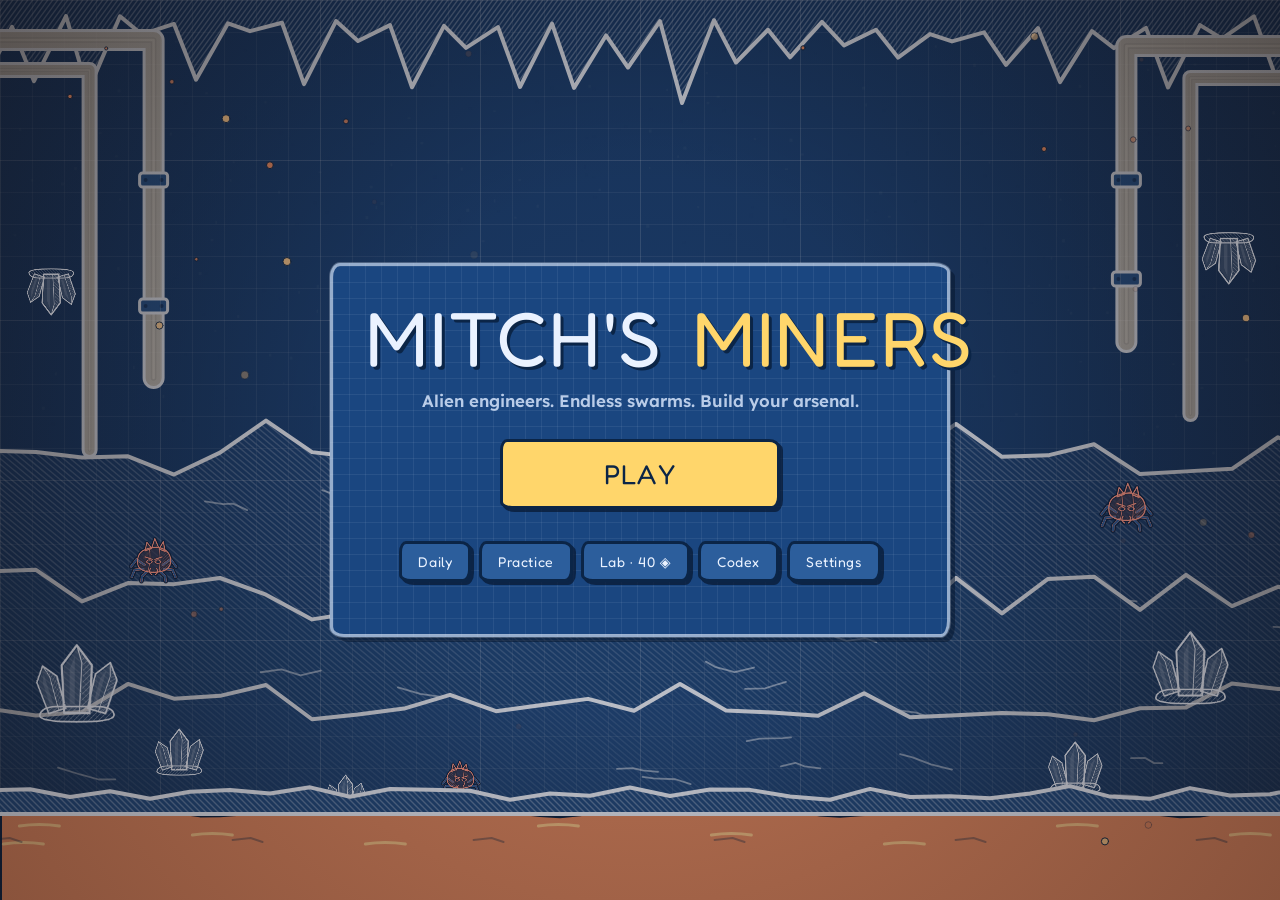
<file: index.html>
<!DOCTYPE html>
<html lang="en">
<head>
  <meta charset="UTF-8" />
  <meta name="viewport" content="width=device-width, initial-scale=1.0, maximum-scale=1.0, user-scalable=no, viewport-fit=cover" />
  <meta name="apple-mobile-web-app-capable" content="yes" />
  <meta name="mobile-web-app-capable" content="yes" />
  <title>Mitch's Miners — Alien Engineer Auto-Roguelike</title>
  <script>
    // Art style (Blueprint or Ink), chosen in Settings and saved on this device.
    (function () {
      var s = 'blueprint';
      try { s = localStorage.getItem('mm_art_style') === 'ink' ? 'ink' : 'blueprint'; } catch (e) {}
      window.MM_ART_STYLE = s;
      document.documentElement.classList.add('art-' + s);
    })();
  </script>
  <link rel="preconnect" href="https://fonts.googleapis.com" />
  <link rel="preconnect" href="https://fonts.gstatic.com" crossorigin />
  <link href="https://fonts.googleapis.com/css2?family=Fredoka:wght@400;500;600&family=Lexend:wght@300;400;500;600&display=swap" rel="stylesheet" />
  <link rel="stylesheet" href="css/styles.css" />
  <link rel="stylesheet" href="css/skin.css" />
</head>
<body>
  <div id="app">
    <!-- Live 60 FPS Arena Canvas -->
    <canvas id="game-canvas"></canvas>

    <!-- ================================================================ -->
    <!-- TITLE SCREEN                                                     -->
    <!-- ================================================================ -->
    <section id="screen-title" class="overlay-screen">
      <div class="title-card">
        <h1 class="game-logo">
          <span class="logo-multi">MITCH'S</span><span class="logo-dash"> </span><span class="logo-mine">MINERS</span>
        </h1>
        <p class="title-tagline">Alien engineers. Endless swarms. Build your arsenal.</p>

        <div class="title-actions">
          <div class="title-primary-row">
            <button id="btn-title-play" class="btn-primary btn-xl btn-title-main">PLAY</button>
            <button id="btn-title-resume" class="btn-resume btn-xl hidden">RESUME RUN</button>
          </div>
          <div class="title-sub-actions">
            <button id="btn-title-daily" class="btn-secondary">Daily</button>
            <button id="btn-title-practice" class="btn-secondary">Practice</button>
            <button id="btn-title-lab" class="btn-secondary">Lab · <span id="title-shards">0</span> ◈</button>
            <button id="btn-title-codex" class="btn-secondary">Codex</button>
            <button id="btn-title-settings" class="btn-secondary">Settings</button>
          </div>
          <span id="gp-status-pill" class="gp-status-pill hidden">🎮 Controller Ready</span>
        </div>
      </div>
    </section>

    <!-- ================================================================ -->
    <!-- ALIEN ENGINEER ROSTER SELECTION                                  -->
    <!-- ================================================================ -->
    <section id="screen-select" class="overlay-screen hidden">
      <div class="select-shell">
        <header class="top-bar">
          <div class="top-bar-left">
            <button id="btn-select-back" class="btn-ghost">← Title</button>
            <div>
              <h2>CHOOSE ENGINEER</h2>
            </div>
          </div>
          <div class="top-bar-right">
            <button id="btn-select-lab" class="btn-secondary">Lab · <span id="select-shards">0</span> ◈</button>
          </div>
        </header>

        <div class="select-body">
          <div class="select-left">
            <div id="char-grid" class="char-grid"></div>

          </div>

          <aside class="dossier-panel">
            <div class="dossier-head">
              <div id="dossier-avatar" class="dossier-avatar"></div>
              <div>
                <h3 id="dossier-name">Zorp</h3>
                <div id="dossier-title" class="dossier-title">NASA Orbital Engineer</div>
              </div>
            </div>
            <p id="dossier-bio" class="dossier-bio"></p>

            <div class="dossier-block passive-block">
              <div class="block-label">PASSIVE — <span id="dossier-passive-name"></span></div>
              <div id="dossier-passive-desc" class="passive-desc"></div>
            </div>

            <div class="dossier-block ult-block">
              <div class="block-label">ULTIMATE — <span id="dossier-ult-name"></span></div>
              <div id="dossier-ult-desc" class="passive-desc"></div>
            </div>

            <div class="dossier-block">
              <div class="block-label">STARTING WEAPON</div>
              <div id="dossier-tool" class="dossier-tool"></div>
            </div>

            <details class="dossier-more">
              <summary>Stats, records &amp; hat</summary>
              <div class="dossier-block">
                <div class="block-label">BASE STATS</div>
                <div id="dossier-stats" class="dossier-stats"></div>
              </div>
              <div id="dossier-records" class="dossier-records"></div>
              <div class="dossier-wardrobe-row">
                <span class="block-label" style="margin:0;">HAT</span>
                <div id="dossier-hat-picker" class="hat-mini-picker"></div>
              </div>
            </details>

            <div class="dossier-actions">
              <button id="btn-select-next" class="btn-primary btn-launch">NEXT</button>
              <button id="btn-dossier-practice" class="btn-practice btn-dossier-practice hidden">PRACTICE (150 ◈)</button>
            </div>
          </aside>
        </div>
      </div>
    </section>

    <!-- ================================================================ -->
    <!-- IN-RUN HUD OVERLAY                                               -->
    <!-- ================================================================ -->
    <div id="hud" class="hud hidden">
      <div class="hud-top">
        <!-- Player Vitals -->
        <div class="hud-vitals">
          <div id="hud-avatar" class="hud-avatar"></div>
          <div class="hud-bars">
            <div class="hud-name-row">
              <span id="hud-charname">Zorp</span>
              <span id="hud-level" class="hud-level-pill">LV 1</span>
              <span id="hud-practice-pill" class="hud-practice-pill hidden">🧪 PRACTICE</span>
            </div>
            <div class="bar-track hp-track">
              <div id="hud-hp-fill" class="bar-fill hp-fill"></div>
              <div id="hud-shield-fill" class="bar-fill shield-fill"></div>
              <span id="hud-hp-text" class="bar-text">100/100</span>
            </div>
            <div class="bar-track xp-track">
              <div id="hud-xp-fill" class="bar-fill xp-fill"></div>
            </div>
            <div class="hud-currencies">
              <span class="scrap-pill">◆ <b id="hud-scrap">0</b> SCRAP</span>
              <span class="kill-pill">✕ <b id="hud-kills">0</b></span>
            </div>
            <div id="hud-hero-traits" class="hud-hero-traits"></div>
          </div>
        </div>

        <!-- Wave, Timer & Live Event Timeline Bar -->
        <div class="hud-center">
          <div id="hud-wave-num" class="hud-wave-num">WAVE 1 / 12</div>
          <div id="hud-wave-timer" class="hud-wave-timer">32s</div>
          <div id="hud-biome" class="hud-biome">Sector I — Asteroid Crust</div>
          <div id="hud-wave-bar" class="hud-wave-bar" title="Current wave timeline: Swarm Surges, Elite Spawns, and Final 40% Rush">
            <div class="wave-bar-rush-zone"></div>
            <div id="hud-wave-bar-fill" class="wave-bar-fill"></div>
            <div id="hud-wave-bar-markers" class="wave-bar-markers"></div>
          </div>
          <div id="hud-roadmap" class="hud-roadmap"></div>
        </div>

        <!-- Controls -->
        <div class="hud-controls">
          <button id="btn-hud-pause" class="btn-hud" title="Pause (Esc)">❚❚</button>
        </div>
      </div>

      <!-- Persistent Live Mid-Wave Arena Event Tracker Pill -->
      <div id="hud-event-pill" class="hud-event-pill hidden">
        <div id="hud-event-fill" class="hud-event-fill"></div>
        <span id="hud-event-text">📡 EVENT ACTIVE</span>
      </div>

      <!-- Boss Bar -->
      <div id="hud-boss-bar" class="hud-boss-bar hidden">
        <div class="boss-bar-head">
          <span id="hud-boss-name">MK-IX CORE EXCAVATOR</span>
          <span id="hud-boss-hp">1200 / 1200</span>
        </div>
        <div class="boss-bar-track">
          <div id="hud-boss-fill" class="boss-bar-fill"></div>
        </div>
      </div>

      <!-- Wave Start Banner -->
      <div id="wave-banner" class="wave-banner hidden">
        <div id="wave-banner-title" class="wave-banner-title">WAVE 1</div>
        <div id="wave-banner-sub" class="wave-banner-sub"></div>
      </div>

      <!-- Bottom Dash, Ultimate Overdrive & Synergies -->
      <div class="hud-bottom">
        <div class="hud-ability-stack">
          <div id="hud-dash-box" class="hud-dash-box ready">
            <div id="hud-dash-fill" class="hud-dash-fill"></div>
            <span id="hud-dash-label">JET-DASH READY [SPACE]</span>
          </div>
          <button id="hud-ult-box" class="hud-ult-box" title="Press [E] or click to unleash Ultimate Overdrive">
            <div id="hud-ult-fill" class="hud-ult-fill"></div>
            <span id="hud-ult-label">[E] OVERDRIVE 40%</span>
          </button>
          <button id="hud-rally-box" class="hud-rally-box hidden" title="Press [F] or click to rally all Pets onto the highest-priority threat (+35% Pet DMG & Speed)">
            <div id="hud-rally-fill" class="hud-rally-fill"></div>
            <span id="hud-rally-label">🐾 [F] PET RALLY</span>
          </button>
        </div>
        <div id="hud-synergies" class="hud-synergies"></div>
      </div>

      <!-- Mobile / Touch Thumb Action Buttons (auto-shown on touch devices or Touch Mode) -->
      <div id="touch-controls" class="touch-controls">
        <div class="touch-stick-hint">DRAG LEFT SIDE TO MOVE</div>
        <div class="touch-btn-cluster">
          <button id="btn-touch-rally" class="touch-act-btn touch-rally hidden" type="button">
            <span class="touch-ico">🐾</span>
            <span class="touch-lbl">RALLY</span>
          </button>
          <button id="btn-touch-ult" class="touch-act-btn touch-ult" type="button">
            <span class="touch-ico">⚡</span>
            <span id="touch-ult-lbl" class="touch-lbl">0%</span>
          </button>
          <button id="btn-touch-dash" class="touch-act-btn touch-dash ready" type="button">
            <span class="touch-ico">💨</span>
            <span id="touch-dash-lbl" class="touch-lbl">DASH</span>
          </button>
        </div>
      </div>
    </div>

    <!-- ================================================================ -->
    <!-- ENGINEERING WORKSHOP (BETWEEN-WAVE BROTATO SHOP)                 -->
    <!-- ================================================================ -->
    <section id="screen-shop" class="overlay-screen hidden">
      <div class="shop-shell">
        <header class="shop-header">
          <div>
            <h2 id="shop-wave-cleared">ENGINEERING WORKSHOP — WAVE 1 CLEARED</h2>
            <div id="shop-next-info" class="shop-next-info">Next: Wave 2</div>
          </div>
          <div class="shop-header-right">
            <div class="shop-scrap-box">◆ <b id="shop-scrap">0</b> <span>SCRAP</span></div>
            <button id="btn-shop-reroll" class="btn-secondary">Reroll</button>
            <button id="btn-shop-nextwave" class="btn-primary">LAUNCH WAVE 2 →</button>
          </div>
        </header>

        <div id="shop-crate-banner" class="crate-banner hidden"></div>
        <div id="shop-roadmap-wrap" class="shop-roadmap-wrap">
          <div class="roadmap-head">
            <span class="roadmap-title">WAVES</span>
            <div class="roadmap-legend">
              <span class="rm-leg boss">☠ Boss</span>
              <span class="rm-leg elite">★ Elite</span>
              <span class="rm-leg horde">⚡ Horde</span>
            </div>
          </div>
          <div id="shop-roadmap" class="wave-roadmap"></div>
        </div>

        <div class="shop-layout">
          <div class="shop-main">
            <div id="shop-hero-bar" class="shop-hero-bar"></div>
            <div class="section-label">SHOP</div>
            <div id="shop-cards" class="shop-cards"></div>

            <div class="loadout-header">
              <span class="section-label">WEAPONS · <span id="shop-slots-cap">6</span> SLOTS</span>
              <div class="loadout-header-right">
                <button id="btn-shop-merge-all" class="btn-merge-all hidden" type="button">⚡ MERGE ALL</button>
              </div>
            </div>
            <div id="shop-slots" class="shop-slots"></div>
            <div id="slot-actions" class="slot-actions hidden"></div>

            <div class="owned-items-section">
              <div class="loadout-header">
                <span class="section-label">ITEMS · <span id="shop-items-count">0</span></span>
              </div>
              <div id="shop-item-inspect" class="item-inspect-bar hidden"></div>
              <div id="shop-owned-items" class="shop-owned-items"></div>
            </div>
          </div>

          <aside class="shop-sidebar">
            <div class="sidebar-section">
              <div class="section-label">SYNERGIES</div>
              <div id="shop-synergies" class="shop-synergies"></div>
            </div>

            <div class="sidebar-section">
              <div class="sidebar-tab-row">
                <button id="btn-side-stats" class="side-tab active">STATS</button>
                <button id="btn-side-dps" class="side-tab">DPS</button>
              </div>
              <div id="shop-stats" class="shop-stats"></div>
              <div id="shop-dps" class="shop-dps hidden"></div>
            </div>
          </aside>
        </div>
      </div>
    </section>

    <!-- ================================================================ -->
    <!-- MODALS: LEVEL-UP, CORE LAB, CODEX, PAUSE, END                    -->
    <!-- ================================================================ -->
    <div id="modal-levelup" class="modal hidden">
      <div class="modal-card modal-wide">
        <div class="modal-head">
          <div>
            <h2>LEVEL UP</h2>
            <p id="levelup-remaining" class="muted">Pending Upgrades: 1</p>
          </div>
          <div class="shop-scrap-box small">◆ <b id="levelup-scrap">0</b></div>
        </div>
        <div id="levelup-grid" class="draft-grid"></div>
        <div class="modal-foot">
          <button id="btn-level-reroll" class="btn-secondary">Reroll</button>
        </div>
      </div>
    </div>

    <div id="modal-crate" class="modal hidden">
      <div class="modal-card modal-sm crate-modal-card">
        <div class="crate-modal-badge">SUPPLY CRATE</div>
        <div id="crate-remaining" class="muted small" style="margin-bottom:10px;">Pending Crates: 1</div>
        <div id="crate-card-body" class="crate-card-body"></div>
        <div class="crate-actions">
          <button id="btn-crate-take" class="btn-primary">TAKE</button>
          <button id="btn-crate-recycle" class="btn-secondary">RECYCLE (+15 SCRAP)</button>
        </div>
      </div>
    </div>

    <div id="modal-daily" class="modal hidden">
      <div class="modal-card modal-sm daily-modal-card">
        <div class="modal-head" style="margin-bottom:10px;">
          <h2>DAILY RUN</h2>
          <button id="btn-daily-close" class="btn-ghost">✕ Close</button>
        </div>
        <div id="daily-body" class="daily-body"></div>
        <button id="btn-daily-launch" class="btn-daily btn-xl" style="width:100%;margin-top:14px;">START DAILY (2× ◈)</button>
      </div>
    </div>

    <div id="modal-practice" class="modal hidden">
      <div class="modal-card modal-xl">
        <div class="modal-head">
          <div>
            <h2>PRACTICE</h2>
            <p class="muted">Try a locked engineer for 3 waves (150 ◈).</p>
          </div>
          <div class="lab-head-right">
            <div class="shard-pill"><b id="practice-shards">0</b> ◈ SHARDS</div>
            <button id="btn-practice-close" class="btn-ghost">✕ Close</button>
          </div>
        </div>
        <div id="practice-body" class="practice-body">
          <div id="practice-grid" class="practice-grid"></div>
          <div id="practice-empty" class="practice-empty hidden">
            <h3>✓ ALL 20 ALIEN ENGINEERS UNLOCKED!</h3>
            <p class="muted">You've unlocked every locked engineer! You can now deploy any of them directly from <b>Start Expedition</b>.</p>
          </div>
        </div>
        <div class="modal-foot practice-foot">
          <div id="practice-selected-info" class="practice-selected-info muted">Select a locked Alien Engineer above to test-drive.</div>
          <button id="btn-practice-launch" class="btn-practice btn-xl" disabled>START PRACTICE (150 ◈)</button>
        </div>
      </div>
    </div>

    <div id="modal-lab" class="modal hidden">
      <div class="modal-card modal-xl">
        <div class="modal-head">
          <div>
            <h2>CORE LAB</h2>
          </div>
          <div class="lab-head-right">
            <div class="shard-pill"><b id="lab-shards">0</b> ◈ SHARDS</div>
            <button id="btn-lab-close" class="btn-ghost">✕ Close</button>
          </div>
        </div>
        <div id="lab-career-strip" class="lab-career-strip"></div>
        <div class="lab-body">
          <div>
            <div class="section-label">UPGRADES</div>
            <div id="lab-upgrades-grid" class="lab-grid"></div>
            <div class="section-label" style="margin-top:16px;">HATS</div>
            <div id="lab-hats-grid" class="lab-hats-grid"></div>
          </div>
          <div>
            <div class="section-label">BADGES <span id="lab-ach-progress" class="ach-prog-pill">0 / 18</span></div>
            <div id="lab-achievements" class="ach-list"></div>
          </div>
        </div>
      </div>
    </div>

    <div id="modal-codex" class="modal hidden">
      <div class="modal-card modal-xl">
        <div class="modal-head">
          <div>
            <h2>CODEX</h2>
          </div>
          <button id="btn-codex-close" class="btn-ghost">✕ Close</button>
        </div>
        <div class="codex-tabs">
          <button class="codex-tab active" data-tab="tools">Weapons</button>
          <button class="codex-tab" data-tab="pets">Pets</button>
          <button class="codex-tab" data-tab="modules">Items</button>
          <button class="codex-tab" data-tab="synergies">Synergies</button>
          <button class="codex-tab" data-tab="enemies">Enemies</button>
        </div>
        <div id="codex-body" class="codex-body"></div>
      </div>
    </div>

    <div id="modal-pause" class="modal hidden">
      <div class="modal-card modal-sm">
        <h2>PAUSED</h2>
        <div id="pause-hero-traits" class="pause-hero-traits"></div>
        <div class="pause-btns">
          <button id="btn-pause-resume" class="btn-primary">Resume</button>
          <div class="pause-row">
            <button class="btn-secondary btn-guide-open">How to Play</button>
            <button class="btn-secondary btn-mixer-open">Audio</button>
          </div>
          <div class="pause-row">
            <button class="btn-secondary btn-music-toggle">Music: ON</button>
            <button class="btn-secondary btn-fullscreen-toggle">Fullscreen</button>
            <button id="btn-hud-mouse" class="btn-secondary">Move: WASD</button>
          </div>
          <button id="btn-pause-restart" class="btn-secondary">Restart Run</button>
          <button id="btn-pause-quit" class="btn-danger">Quit to Menu</button>
        </div>
      </div>
    </div>

    <!-- Interactive Visual Quick-Guide Modal -->
    <div id="modal-guide" class="modal hidden">
      <div class="modal-card modal-wide guide-modal-card">
        <div class="modal-head">
          <div>
            <h2>HOW TO PLAY</h2>
          </div>
          <button id="btn-guide-close" class="btn-ghost">✕ Close</button>
        </div>
        <div class="guide-grid">
          <div class="guide-card" style="--gc:#34F5C5">
            <div class="guide-ico">🕹</div>
            <h3>1. Auto-Aim &amp; Dodge</h3>
            <p>All weapons, turrets, drones &amp; pets fire <b>automatically</b>! Watch for pulsing red <b>✕</b> spawn markers and press <kbd>SPACE</kbd> / <kbd>A</kbd> (or tap <b>DASH</b>) to dodge through danger.</p>
          </div>
          <div class="guide-card" style="--gc:#FFD466">
            <div class="guide-ico">⚡</div>
            <h3>2. Ultimates &amp; Pet Rally</h3>
            <p>Eliminating foes charges your unique Alien Ultimate — press <kbd>E</kbd> / <kbd>X</kbd> when it chimes at <b>100%</b>! Press <kbd>F</kbd> / <kbd>B</kbd> to <b>Rally Pets</b> onto Bosses &amp; Elites.</p>
          </div>
          <div class="guide-card" style="--gc:#6EA5FF">
            <div class="guide-ico">🔧</div>
            <h3>3. Merge, Lock &amp; Synergies</h3>
            <p>Buy matching weapons (or tap <b>⚡ MERGE ALL</b>) to upgrade up to <b>Mk.IV★ Overcharged</b>! Tap <b>🔒 LOCK</b> to save cards for next wave, and click any <b>Synergy</b> in the Workshop to highlight matching gear.</p>
          </div>
          <div class="guide-card" style="--gc:#E879F9">
            <div class="guide-ico">📡</div>
            <h3>4. Live Arena Events</h3>
            <p>On Wave 2+, follow edge radar arrows for <b>📡 Overclock Beacons</b>, <b>💰 Golden Cargo-Bots</b>, <b>⚡ Glowing Floor Hubs</b>, and <b>☄️ Ore Meteors</b> for huge Scrap, Crates &amp; Overdrive buffs!</p>
          </div>
        </div>
        <div class="modal-foot">
          <button id="btn-guide-gotit" class="btn-primary btn-xl">GOT IT</button>
        </div>
      </div>
    </div>

    <!-- Audio Mixer Modal -->
    <div id="modal-mixer" class="modal hidden">
      <div class="modal-card modal-sm">
        <div class="modal-head">
          <h2>AUDIO</h2>
          <button id="btn-mixer-close" class="btn-ghost">✕ Close</button>
        </div>
        <div class="mixer-group">
          <div class="mixer-row">
            <span>Music Volume</span>
            <b id="mixer-music-val">65%</b>
          </div>
          <input id="slider-music-vol" type="range" min="0" max="100" value="65" class="mixer-slider" />
        </div>
        <div class="mixer-group">
          <div class="mixer-row">
            <span>SFX Volume</span>
            <b id="mixer-sfx-val">80%</b>
          </div>
          <input id="slider-sfx-vol" type="range" min="0" max="100" value="80" class="mixer-slider" />
        </div>
        <div class="mixer-group">
          <div class="section-label" style="margin-bottom:8px;">SOUNDTRACK</div>
          <div id="mixer-tracks" class="mixer-tracks">
            <button class="track-pill active" data-track="auto">Auto (Dynamic)</button>
            <button class="track-pill" data-track="combat">Arcade Combat</button>
            <button class="track-pill" data-track="synthwave">Neon Synthwave</button>
            <button class="track-pill" data-track="menu">Shop Groove</button>
            <button class="track-pill" data-track="boss">Boss Overdrive</button>
          </div>
        </div>
        <div class="mixer-group">
          <div class="section-label" style="margin-bottom:8px;">DISPLAY</div>
          <div class="mixer-tracks">
            <button id="btn-pref-shake" class="track-pill active">Screen Shake: ON</button>
            <button id="btn-pref-art" class="track-pill active">Art Style: Blueprint</button>
            <button id="btn-pref-dmgnums" class="track-pill active">Damage Numbers: ON</button>
            <button id="btn-pref-touch" class="track-pill">📱 Touch UI: AUTO</button>
          </div>
        </div>
      </div>
    </div>

    <div id="modal-end" class="modal hidden">
      <div class="modal-card modal-wide">
        <div class="end-head">
          <div id="end-avatar" class="end-avatar"></div>
          <div>
            <h2 id="end-title">EXPEDITION TERMINATED</h2>
            <p id="end-sub" class="muted"></p>
          </div>
        </div>
        <div id="end-stats" class="end-stats-grid"></div>
        <div class="section-label">BUILD</div>
        <div id="end-loadout" class="end-loadout"></div>
        <div id="end-items-wrap" class="hidden">
          <div class="section-label" style="margin-top:10px;">ITEMS</div>
          <div id="end-items" class="shop-owned-items"></div>
        </div>
        <div id="end-dps-wrap" class="hidden">
          <div class="section-label" style="margin-top:10px;">DAMAGE</div>
          <div id="end-dps" class="shop-dps end-dps-grid"></div>
        </div>
        <div class="end-actions">
          <button id="btn-end-endless" class="btn-primary hidden">ENDLESS MODE ∞</button>
          <button id="btn-end-retry" class="btn-primary">PLAY AGAIN</button>
          <button id="btn-end-roster" class="btn-secondary">CHANGE ENGINEER</button>
        </div>
      </div>
    </div>

    <!-- Run Setup: hazard tier, biome & modifiers (second step after choosing an engineer) -->
    <div id="modal-runsetup" class="modal hidden">
      <div class="modal-card modal-wide runsetup-card">
        <div class="modal-head">
          <h2>RUN SETUP</h2>
          <button id="btn-runsetup-back" class="btn-ghost">&larr; Back</button>
        </div>
        <div class="hazard-bar">
              <div class="hazard-bar-top">
                <span class="section-label">HAZARD TIER</span>
                <div id="hazard-picker" class="hazard-picker"></div>
              </div>
              <div id="hazard-desc" class="hazard-desc"></div>

              <div class="setup-row">
                <span class="section-label">ARENA BIOME</span>
                <div id="biome-picker" class="setup-pills"></div>
              </div>

              <div class="setup-row">
                <span class="section-label">RUN MODIFIERS <b id="modifier-mult" class="mod-mult-badge hidden">+0% ◈</b></span>
                <div id="modifier-picker" class="setup-pills"></div>
                <p id="modifier-stack-note" class="stack-note hidden">⚖ Stacked risk (H4+ with 3+ penalty modifiers): penalties are softened. Glass Cannon −15% HP, cursed enemies +45% HP and no bonus damage, High Stakes +15% HP, Blood Harvest keeps 40% regen, longer invulnerability after a hit.</p>
              </div>
            </div>
        <div class="modal-foot">
          <button id="btn-launch-run" class="btn-primary btn-xl">DEPLOY</button>
        </div>
      </div>
    </div>

    <!-- Settings (title screen) -->
    <div id="modal-settings" class="modal hidden">
      <div class="modal-card modal-sm">
        <div class="modal-head">
          <h2>SETTINGS</h2>
          <button id="btn-settings-close" class="btn-ghost">&#10005;</button>
        </div>
        <div class="pause-btns">
          <button class="btn-secondary btn-guide-open">How to Play</button>
          <button class="btn-secondary btn-mixer-open">Audio</button>
          <div class="pause-row">
            <button class="btn-secondary btn-music-toggle">Music: ON</button>
            <button class="btn-secondary btn-fullscreen-toggle">Fullscreen</button>
          </div>
          <a href="trailer.html" class="btn-secondary settings-link">Watch Trailer</a>
        </div>
        <div class="settings-controls">
          <span><kbd>WASD</kbd> Move</span>
          <span><kbd>SPACE</kbd> Dash</span>
          <span><kbd>E</kbd> Ultimate</span>
          <span><kbd>F</kbd> Pet Rally</span>
          <span><kbd>ESC</kbd> Pause</span>
        </div>
      </div>
    </div>

    <!-- Achievement Toast -->
    <div id="ach-toast" class="ach-toast hidden">
      <div class="ach-toast-badge">★ BADGE UNLOCKED</div>
      <div id="ach-toast-name" class="ach-toast-name"></div>
      <div id="ach-toast-desc" class="ach-toast-desc"></div>
    </div>
  </div>

  <!-- Ordered Classic Scripts: works both via double-click file:// AND localhost! -->
  <script src="js/art/kit.js"></script>
  <script src="js/art/characters.js"></script>
  <script src="js/art/tools.js"></script>
  <script src="js/art/pets.js"></script>
  <script src="js/art/enemies.js"></script>
  <script src="js/art/hats.js"></script>
  <script src="js/art/icons.js"></script>
  <script src="js/art/world.js"></script>
  <script src="js/audio.js"></script>
  <script src="js/data/characters.js"></script>
  <script src="js/data/contraptions.js"></script>
  <script src="js/data/enemies.js"></script>
  <script src="js/meta.js"></script>
  <script src="js/engine/core.js"></script>
  <script src="js/engine/input.js"></script>
  <script src="js/engine/run.js"></script>
  <script src="js/engine/abilities.js"></script>
  <script src="js/engine/update.js"></script>
  <script src="js/engine/events.js"></script>
  <script src="js/engine/player.js"></script>
  <script src="js/engine/spawning.js"></script>
  <script src="js/engine/weapons.js"></script>
  <script src="js/engine/pets.js"></script>
  <script src="js/engine/combat.js"></script>
  <script src="js/engine/enemies.js"></script>
  <script src="js/engine/fx.js"></script>
  <script src="js/engine/render-world.js"></script>
  <script src="js/engine/render-cave.js"></script>
  <script src="js/engine/render-actors.js"></script>
  <script src="js/ui.js"></script>
  <script src="js/main.js"></script>
</body>
</html>
</file>
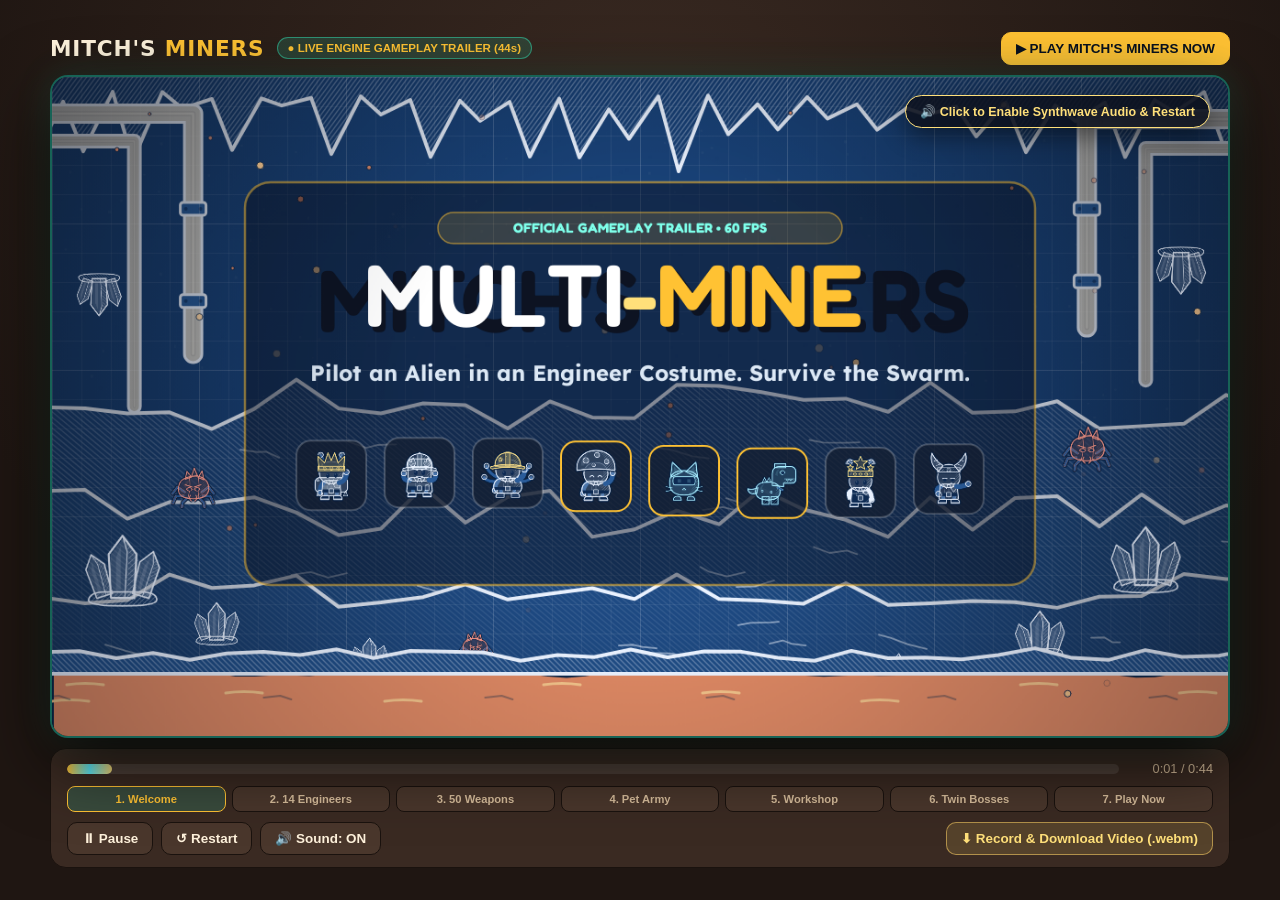
<file: trailer.html>
<!DOCTYPE html>
<html lang="en">
<head>
  <meta charset="UTF-8" />
  <meta name="viewport" content="width=device-width, initial-scale=1.0" />
  <title>Mitch's Miners — Official Live Gameplay Trailer</title>
  <link rel="preconnect" href="https://fonts.googleapis.com" />
  <link rel="preconnect" href="https://fonts.gstatic.com" crossorigin />
  <link href="https://fonts.googleapis.com/css2?family=Fredoka:wght@400;500;600&family=Lexend:wght@300;400;500;600&display=swap" rel="stylesheet" />
  <style>
    :root {
      --bg: #1F1612;
      --panel: #3A2A22;
      --card: #4A372C;
      --border: #1A120E;
      --mint: #FFC233;
      --gold: #FFE07A;
      --coral: #E8483F;
      --ink: #FFF2DC;
      --muted: #D8BE9C;
    }
    * { box-sizing: border-box; margin: 0; padding: 0; }
    body {
      font-family: 'Nunito', system-ui, sans-serif; font-weight: 700;
      background: radial-gradient(circle at 50% 18%, #3A2A22 0%, #1F1612 72%);
      color: var(--ink);
      min-height: 100vh;
      display: flex;
      flex-direction: column;
      align-items: center;
      justify-content: center;
      padding: 18px 20px;
      gap: 14px;
    }
    .trailer-shell {
      width: min(1180px, calc((100dvh - 150px) * 16 / 9), 100%);
      display: flex;
      flex-direction: column;
      gap: 10px;
    }
    .trailer-top {
      display: flex;
      align-items: center;
      justify-content: space-between;
      gap: 12px;
      flex-wrap: wrap;
    }
    .trailer-brand {
      display: flex;
      align-items: center;
      gap: 12px;
    }
    .trailer-brand h1 {
      font-size: 1.35rem;
      letter-spacing: 0.04em;
    }
    .trailer-brand .mint { color: var(--mint); }
    .trailer-brand .dash { color: var(--gold); }
    .live-badge {
      font-family: 'Lilita One', 'Arial Black', sans-serif; font-weight: 400;
      font-size: 0.72rem;
      font-weight: 700;
      padding: 4px 10px;
      border-radius: 999px;
      background: rgba(52, 245, 197, 0.14);
      border: 1px solid rgba(52, 245, 197, 0.45);
      color: var(--mint);
    }
    .top-actions {
      display: flex;
      align-items: center;
      gap: 10px;
    }
    .stage-wrap {
      position: relative;
      width: 100%;
      aspect-ratio: 16 / 9;
      background: #060912;
      border-radius: 18px;
      overflow: hidden;
      border: 2px solid rgba(52, 245, 197, 0.38);
      box-shadow: 0 24px 70px rgba(0, 0, 0, 0.72), 0 0 36px rgba(52, 245, 197, 0.14);
    }
    #trailer-canvas {
      width: 100%;
      height: 100%;
      display: block;
      cursor: pointer;
    }
    .sound-prompt {
      position: absolute;
      top: 18px;
      right: 18px;
      padding: 8px 14px;
      border-radius: 999px;
      background: rgba(13, 18, 30, 0.88);
      border: 1.5px solid var(--gold);
      color: var(--gold);
      font-family: 'Lilita One', 'Arial Black', sans-serif; font-weight: 400;
      font-size: 0.78rem;
      font-weight: 700;
      cursor: pointer;
      box-shadow: 0 8px 24px rgba(0, 0, 0, 0.45);
      transition: transform 0.14s;
    }
    .sound-prompt:hover { transform: scale(1.04); }
    .sound-prompt.hidden { display: none; }

    .controls-panel {
      background: var(--panel);
      border: 1px solid var(--border);
      border-radius: 16px;
      padding: 12px 16px;
      display: flex;
      flex-direction: column;
      gap: 10px;
    }
    .progress-row {
      display: flex;
      align-items: center;
      gap: 12px;
    }
    .progress-bar {
      flex: 1;
      height: 10px;
      background: rgba(255, 255, 255, 0.1);
      border-radius: 999px;
      overflow: hidden;
      cursor: pointer;
    }
    .progress-fill {
      width: 0%;
      height: 100%;
      background: linear-gradient(90deg, var(--mint), #60EFFF, var(--gold));
      border-radius: 999px;
      transition: width 0.08s linear;
    }
    .clock {
      font-family: 'Lilita One', 'Arial Black', sans-serif; font-weight: 400;
      font-size: 0.8rem;
      color: var(--muted);
      min-width: 82px;
      text-align: right;
    }
    .chapter-bar {
      display: grid;
      grid-template-columns: repeat(7, 1fr);
      gap: 6px;
    }
    .chap-btn {
      padding: 6px 6px;
      border-radius: 8px;
      background: var(--card);
      border: 1px solid var(--border);
      color: var(--muted);
      font-family: 'Lilita One', 'Arial Black', sans-serif; font-weight: 400;
      font-size: 0.7rem;
      font-weight: 700;
      cursor: pointer;
      transition: all 0.14s;
      white-space: nowrap;
      overflow: hidden;
      text-overflow: ellipsis;
    }
    .chap-btn:hover { color: var(--ink); border-color: rgba(255,255,255,0.3); }
    .chap-btn.active {
      background: rgba(52, 245, 197, 0.16);
      border-color: var(--mint);
      color: var(--mint);
    }
    .transport-row {
      display: flex;
      align-items: center;
      justify-content: space-between;
      gap: 10px;
      flex-wrap: wrap;
    }
    .transport-left, .transport-right {
      display: flex;
      align-items: center;
      gap: 8px;
      flex-wrap: wrap;
    }
    .btn {
      padding: 8px 14px;
      border-radius: 10px;
      border: 1.5px solid var(--border);
      background: var(--card);
      color: var(--ink);
      font-family: 'Lilita One', 'Arial Black', sans-serif; font-weight: 400;
      font-size: 0.84rem;
      font-weight: 700;
      cursor: pointer;
      text-decoration: none;
      display: inline-flex;
      align-items: center;
      gap: 6px;
      transition: transform 0.12s, border-color 0.14s, background 0.14s;
    }
    .btn:hover { transform: translateY(-1px); border-color: rgba(255,255,255,0.35); }
    .btn-primary {
      background: var(--mint);
      color: #09101E;
      border-color: var(--mint);
    }
    .btn-primary:hover { background: #5BFFD6; border-color: #5BFFD6; }
    .btn-record {
      background: rgba(255, 212, 102, 0.14);
      border-color: rgba(255, 212, 102, 0.55);
      color: var(--gold);
    }
    .btn-record.recording {
      background: var(--coral);
      border-color: var(--coral);
      color: #FFFFFF;
    }
    .rec-status {
      font-family: 'Lilita One', 'Arial Black', sans-serif; font-weight: 400;
      font-size: 0.76rem;
      color: var(--gold);
    }
  </style>
</head>
<body>
  <div class="trailer-shell">
    <header class="trailer-top">
      <div class="trailer-brand">
        <h1>MITCH'S<span class="dash"> </span><span class="mint">MINERS</span></h1>
        <span class="live-badge">● LIVE ENGINE GAMEPLAY TRAILER (44s)</span>
      </div>
      <div class="top-actions">
        <a href="index.html" class="btn btn-primary">▶ PLAY MITCH'S MINERS NOW</a>
      </div>
    </header>

    <div class="stage-wrap">
      <canvas id="trailer-canvas" width="1280" height="720"></canvas>
      <button id="sound-prompt" class="sound-prompt">🔊 Click to Enable Synthwave Audio &amp; Restart</button>
    </div>

    <div class="controls-panel">
      <div class="progress-row">
        <div id="progress-bar" class="progress-bar" title="Click anywhere to jump">
          <div id="progress-fill" class="progress-fill"></div>
        </div>
        <span id="trailer-clock" class="clock">0:00 / 0:44</span>
      </div>

      <div id="chapter-bar" class="chapter-bar"></div>

      <div class="transport-row">
        <div class="transport-left">
          <button id="btn-play-pause" class="btn">⏸ Pause</button>
          <button id="btn-restart" class="btn">↺ Restart</button>
          <button id="btn-mute" class="btn">🔊 Sound: ON</button>
        </div>
        <div class="transport-right">
          <span id="rec-status" class="rec-status"></span>
          <button id="btn-record" class="btn btn-record">⬇ Record &amp; Download Video (.webm)</button>
        </div>
      </div>
    </div>
  </div>

  <!-- Actual MULTI-MINE Game Engine + Choreographed Trailer Director -->
  <script src="js/art/kit.js"></script>
  <script src="js/art/characters.js"></script>
  <script src="js/art/tools.js"></script>
  <script src="js/art/pets.js"></script>
  <script src="js/art/enemies.js"></script>
  <script src="js/art/hats.js"></script>
  <script src="js/art/icons.js"></script>
  <script src="js/art/world.js"></script>
  <script src="js/audio.js"></script>
  <script src="js/data/characters.js"></script>
  <script src="js/data/contraptions.js"></script>
  <script src="js/data/enemies.js"></script>
  <script src="js/meta.js"></script>
  <script src="js/engine/core.js"></script>
  <script src="js/engine/input.js"></script>
  <script src="js/engine/run.js"></script>
  <script src="js/engine/abilities.js"></script>
  <script src="js/engine/update.js"></script>
  <script src="js/engine/events.js"></script>
  <script src="js/engine/player.js"></script>
  <script src="js/engine/spawning.js"></script>
  <script src="js/engine/weapons.js"></script>
  <script src="js/engine/pets.js"></script>
  <script src="js/engine/combat.js"></script>
  <script src="js/engine/enemies.js"></script>
  <script src="js/engine/fx.js"></script>
  <script src="js/engine/render-world.js"></script>
  <script src="js/engine/render-cave.js"></script>
  <script src="js/engine/render-actors.js"></script>
  <script src="js/trailer.js"></script>
</body>
</html>
</file>
<file: css/styles.css>
/* ============================================================================
   MULTI-MINE — Sleek Flat-Vector Dark-Slate Engineering UI
   ============================================================================ */
:root {
  --bg-deep: #1D1410;
  --bg-panel: #2A1D18;
  --bg-card: #382720;
  --bg-card-hover: #463128;
  --border: rgba(230, 234, 242, 0.11);
  --border-strong: rgba(230, 234, 242, 0.22);

  --ink: #FFF2DC;
  --muted: #D8BE9C;
  --mint: #7DCB5A;
  --mint-d: #5AA63F;
  --gold: #FFC233;
  --coral: #E8483F;
  --sky: #4FC3E8;
  --violet: #B98AE8;

  --radius-sm: 8px;
  --radius-md: 14px;
  --radius-lg: 20px;
}

* {
  box-sizing: border-box;
  margin: 0;
  padding: 0;
  user-select: none;
  -webkit-user-select: none;
  -webkit-tap-highlight-color: transparent;
}

html, body {
  width: 100%;
  height: 100%;
  overflow: hidden;
  overscroll-behavior: none;
  touch-action: manipulation;
  background: var(--bg-deep);
  color: var(--ink);
  font-family: var(--font-body);
  -webkit-font-smoothing: antialiased;
}

#app {
  position: relative;
  width: 100vw;
  height: 100vh;
  height: 100dvh;
  overflow: hidden;
}

#game-canvas {
  display: block;
  width: 100%;
  height: 100%;
  touch-action: none;
}

.hidden {
  display: none !important;
}

.muted {
  color: var(--muted);
  font-size: 0.9rem;
}

.small {
  font-size: 0.8rem;
}

.section-label {
  font-family: var(--font-button);
  font-size: 0.72rem;
  font-weight: 700;
  letter-spacing: 0.09em;
  color: var(--muted);
  text-transform: uppercase;
  margin-bottom: 8px;
}

/* ============================================================================
   BUTTONS
   ============================================================================ */
button {
  font-family: inherit;
  cursor: pointer;
  border: none;
  outline: none;
  transition: transform 0.12s ease, background 0.15s ease, box-shadow 0.15s ease, border-color 0.15s ease;
}

button:active:not(:disabled) {
  transform: scale(0.97);
}

button:disabled {
  opacity: 0.42;
  cursor: not-allowed;
}

.btn-primary {
  background: linear-gradient(135deg, var(--mint), var(--mint-d));
  color: #102018;
  font-weight: 700;
  padding: 12px 24px;
  border-radius: var(--radius-md);
  font-size: 0.96rem;
  letter-spacing: 0.03em;
  box-shadow: 0 6px 20px rgba(125, 203, 90, 0.28);
}

.btn-primary:hover:not(:disabled) {
  transform: translateY(-2px);
  box-shadow: 0 10px 26px rgba(125, 203, 90, 0.38);
}

.btn-xl {
  padding: 16px 40px;
  font-size: 1.12rem;
  border-radius: 16px;
}

.btn-secondary {
  background: var(--bg-card);
  color: var(--ink);
  font-weight: 600;
  padding: 10px 18px;
  border-radius: var(--radius-sm);
  border: 1px solid var(--border-strong);
  font-size: 0.88rem;
}

.btn-secondary:hover:not(:disabled) {
  background: var(--bg-card-hover);
  border-color: var(--mint);
}

.btn-ghost {
  background: rgba(255, 255, 255, 0.05);
  color: var(--muted);
  font-weight: 600;
  padding: 9px 14px;
  border-radius: var(--radius-sm);
  border: 1px solid var(--border);
  font-size: 0.84rem;
}

.btn-ghost:hover:not(:disabled),
.btn-ghost.active {
  color: var(--ink);
  background: rgba(255, 255, 255, 0.1);
  border-color: var(--border-strong);
}

.btn-danger {
  background: rgba(232, 72, 63, 0.16);
  color: #FF8C8C;
  font-weight: 600;
  padding: 10px 16px;
  border-radius: var(--radius-sm);
  border: 1px solid rgba(232, 72, 63, 0.4);
  font-size: 0.86rem;
}

.btn-danger:hover:not(:disabled) {
  background: rgba(232, 72, 63, 0.28);
  color: #fff;
}

/* ============================================================================
   OVERLAY SCREENS
   ============================================================================ */
.overlay-screen {
  position: absolute;
  inset: 0;
  background: radial-gradient(circle at 50% 20%, rgba(54, 36, 28, 0.86), rgba(25, 17, 13, 0.94));
  display: flex;
  align-items: flex-start;
  justify-content: center;
  overflow-y: auto;
  -webkit-overflow-scrolling: touch;
  touch-action: pan-y;
  padding: max(14px, env(safe-area-inset-top, 14px)) max(16px, env(safe-area-inset-right, 16px)) max(14px, env(safe-area-inset-bottom, 14px)) max(16px, env(safe-area-inset-left, 16px));
  z-index: 20;
}

.overlay-screen > .title-card,
.overlay-screen > .select-shell,
.overlay-screen > .shop-shell {
  margin: auto 0;
}

#screen-title.overlay-screen {
  background: radial-gradient(circle at 50% 50%, rgba(26, 12, 8, 0.14), rgba(22, 10, 6, 0.42));
}

/* ============================================================================
   TITLE SCREEN
   ============================================================================ */
.title-card {
  max-width: 820px;
  width: 100%;
  background: rgba(36, 21, 15, 0.78);
  border: 1.5px solid rgba(255, 194, 51, 0.42);
  border-radius: 26px;
  padding: 32px 36px 26px;
  text-align: center;
  box-shadow: 0 28px 80px rgba(0, 0, 0, 0.65), 0 0 46px rgba(255, 194, 51, 0.14), inset 0 0 24px rgba(232, 121, 249, 0.06);
}

.title-badge {
  display: inline-block;
  font-family: var(--font-button);
  font-size: 0.74rem;
  font-weight: 700;
  letter-spacing: 0.12em;
  color: var(--mint);
  background: rgba(125, 203, 90, 0.12);
  border: 1px solid rgba(125, 203, 90, 0.35);
  padding: 6px 14px;
  border-radius: 999px;
  margin-bottom: 14px;
}

.game-logo {
  font-size: clamp(2.8rem, 6vw, 4.4rem);
  font-weight: 700;
  letter-spacing: -0.03em;
  line-height: 1;
  margin-bottom: 12px;
}

.logo-multi { color: var(--ink); }
.logo-dash { color: var(--gold); margin: 0 4px; }
.logo-mine { color: var(--mint); }

.title-tagline {
  max-width: 600px;
  margin: 0 auto 24px;
  color: var(--muted);
  font-size: 1rem;
  line-height: 1.5;
}

.title-parade {
  display: flex;
  justify-content: center;
  flex-wrap: wrap;
  gap: 8px;
  margin-bottom: 22px;
}

.parade-alien {
  position: relative;
  width: 56px;
  height: 56px;
  background: var(--bg-card);
  border: 1px solid var(--border);
  border-radius: 16px;
  padding: 6px;
  display: flex;
  align-items: center;
  justify-content: center;
  animation: floatBob 3s ease-in-out infinite;
  transition: transform 0.18s ease, border-color 0.18s ease;
}

.parade-alien:hover {
  border-color: var(--mint);
  transform: translateY(-6px) scale(1.08);
}

.parade-alien svg {
  width: 100%;
  height: 100%;
}

@keyframes floatBob {
  0%, 100% { transform: translateY(0); }
  50% { transform: translateY(-5px); }
}

.title-actions {
  display: flex;
  flex-direction: column;
  align-items: center;
  gap: 14px;
  margin-bottom: 24px;
}

.title-sub-actions {
  display: flex;
  flex-wrap: wrap;
  justify-content: center;
  gap: 10px;
}

.controls-strip {
  display: flex;
  flex-wrap: wrap;
  justify-content: center;
  gap: 18px;
  padding-top: 16px;
  border-top: 1px solid var(--border);
  color: var(--muted);
  font-size: 0.82rem;
}

kbd {
  background: var(--bg-card);
  border: 1px solid var(--border-strong);
  border-radius: 6px;
  padding: 2px 7px;
  font-family: var(--font-button);
  font-size: 0.76rem;
  color: var(--ink);
  margin-right: 4px;
}

/* ============================================================================
   CHARACTER SELECT SCREEN
   ============================================================================ */
.select-shell {
  width: 100%;
  max-width: 1260px;
  height: min(92vh, 780px);
  background: var(--bg-panel);
  border: 1px solid var(--border-strong);
  border-radius: 22px;
  display: flex;
  flex-direction: column;
  overflow: hidden;
  box-shadow: 0 24px 70px rgba(0, 0, 0, 0.55);
}

.top-bar {
  display: flex;
  align-items: center;
  justify-content: space-between;
  padding: 16px 24px;
  border-bottom: 1px solid var(--border);
  background: rgba(29, 20, 16, 0.55);
}

.top-bar-left {
  display: flex;
  align-items: center;
  gap: 16px;
}

.top-bar h2 {
  font-size: 1.18rem;
  letter-spacing: 0.02em;
}

.select-body {
  flex: 1;
  display: grid;
  grid-template-columns: 1.45fr 1fr;
  gap: 20px;
  padding: 20px 24px;
  overflow: hidden;
}

.select-left {
  display: flex;
  flex-direction: column;
  gap: 16px;
  overflow-y: auto;
  padding-right: 4px;
}

.char-grid {
  display: grid;
  grid-template-columns: repeat(7, 1fr);
  gap: 8px;
}

.char-card {
  position: relative;
  background: var(--bg-card);
  border: 2px solid var(--border);
  border-radius: 14px;
  padding: 12px 8px 10px;
  display: flex;
  flex-direction: column;
  align-items: center;
  text-align: center;
  color: var(--ink);
}

.char-card:hover {
  background: var(--bg-card-hover);
  border-color: var(--accent, var(--mint));
  transform: translateY(-2px);
}

.char-card.selected {
  background: rgba(125, 203, 90, 0.1);
  border-color: var(--accent, var(--mint));
  box-shadow: 0 0 0 2px rgba(125, 203, 90, 0.2), 0 8px 20px rgba(0, 0, 0, 0.3);
}

.char-card-svg {
  width: 66px;
  height: 66px;
  margin-bottom: 6px;
}

.char-card-svg svg { width: 100%; height: 100%; }

.char-card-name {
  font-weight: 700;
  font-size: 0.94rem;
}

.char-card-role {
  font-size: 0.7rem;
  color: var(--muted);
  line-height: 1.25;
  margin-top: 2px;
}

.char-badge {
  position: absolute;
  top: 6px;
  right: 6px;
  font-family: var(--font-button);
  font-size: 0.65rem;
  font-weight: 700;
  background: rgba(29, 20, 16, 0.85);
  color: var(--sky);
  padding: 2px 6px;
  border-radius: 6px;
}

.char-badge.win {
  color: var(--gold);
}

.hazard-bar {
  background: var(--bg-card);
  border: 1px solid var(--border);
  border-radius: 14px;
  padding: 14px 16px;
}

.hazard-bar-top {
  display: flex;
  align-items: center;
  justify-content: space-between;
  gap: 12px;
  margin-bottom: 8px;
}

.hazard-bar-top .section-label { margin-bottom: 0; }

.hazard-picker {
  display: flex;
  gap: 8px;
}

.hazard-pill {
  font-family: var(--font-button);
  font-size: 0.78rem;
  font-weight: 700;
  padding: 6px 12px;
  border-radius: 8px;
  background: var(--bg-panel);
  color: var(--muted);
  border: 1px solid var(--border);
}

.hazard-pill.active {
  background: var(--gold);
  color: #1A1610;
  border-color: var(--gold);
}

.hazard-desc {
  font-size: 0.84rem;
  color: var(--muted);
}

/* Right Dossier */
.dossier-panel {
  background: var(--bg-card);
  border: 1px solid var(--border-strong);
  border-radius: 18px;
  padding: 14px 18px;
  display: flex;
  flex-direction: column;
  gap: 8px;
  overflow-y: auto;
}

.dossier-head {
  display: flex;
  align-items: center;
  gap: 14px;
}

.dossier-avatar {
  width: 78px;
  height: 78px;
  background: var(--bg-panel);
  border: 2px solid var(--mint);
  border-radius: 18px;
  padding: 6px;
  flex-shrink: 0;
}

.dossier-avatar svg { width: 100%; height: 100%; }

.dossier-head h3 {
  font-size: 1.45rem;
}

.dossier-title {
  font-weight: 600;
  font-size: 0.9rem;
}

.dossier-bio {
  font-size: 0.86rem;
  color: var(--muted);
  line-height: 1.4;
}

.dossier-block {
  background: rgba(29, 20, 16, 0.52);
  border: 1px solid var(--border);
  border-radius: 12px;
  padding: 10px 12px;
}

.passive-block {
  border-color: rgba(125, 203, 90, 0.35);
}

.block-label {
  font-family: var(--font-button);
  font-size: 0.7rem;
  font-weight: 700;
  color: var(--mint);
  letter-spacing: 0.06em;
  margin-bottom: 5px;
}

.passive-desc {
  font-size: 0.82rem;
  line-height: 1.4;
  color: var(--ink);
}

.dossier-tool {
  display: flex;
  gap: 12px;
  align-items: center;
}

.dossier-tool-icon {
  width: 52px;
  height: 52px;
  background: var(--bg-card);
  border-radius: 12px;
  padding: 4px;
  flex-shrink: 0;
}

.dossier-tool-icon svg { width: 100%; height: 100%; }

.dossier-tool-name {
  font-weight: 700;
  font-size: 0.92rem;
  display: flex;
  align-items: center;
  gap: 6px;
}

.dossier-tool-tags {
  display: flex;
  gap: 6px;
  margin: 3px 0;
}

.dossier-tool-desc {
  font-size: 0.77rem;
  color: var(--muted);
  line-height: 1.3;
}

.stat-bar-row {
  display: grid;
  grid-template-columns: 82px 1fr 44px;
  align-items: center;
  gap: 8px;
  font-size: 0.78rem;
  margin-bottom: 5px;
}

.stat-bar-lbl { color: var(--muted); }
.stat-bar-track {
  height: 7px;
  background: rgba(255, 255, 255, 0.08);
  border-radius: 99px;
  overflow: hidden;
}
.stat-bar-fill {
  height: 100%;
  border-radius: 99px;
}
.stat-bar-val {
  text-align: right;
  font-family: var(--font-button);
  font-weight: 700;
}

.btn-launch {
  position: sticky;
  bottom: 0;
  z-index: 5;
  margin-top: auto;
  width: 100%;
  padding: 13px;
  font-size: 1rem;
  flex-shrink: 0;
  box-shadow: 0 -10px 20px rgba(38, 25, 20, 0.92), 0 8px 20px rgba(125, 203, 90, 0.28);
}

/* ============================================================================
   SYNERGY & TIER PILLS
   ============================================================================ */
.tier-pill {
  font-family: var(--font-button);
  font-size: 0.68rem;
  font-weight: 700;
  padding: 2px 7px;
  border-radius: 6px;
  background: rgba(255, 255, 255, 0.1);
}
.tier-pill.t1 { color: #D8BE9C; }
.tier-pill.t2 { color: #4FC3E8; background: rgba(79, 195, 232, 0.16); }
.tier-pill.t3 { color: #B98AE8; background: rgba(185, 138, 232, 0.18); }
.tier-pill.t4 { color: #FFC233; background: rgba(255, 194, 51, 0.2); }

.syn-tag {
  font-size: 0.7rem;
  font-weight: 700;
  padding: 2px 8px;
  border-radius: 99px;
  color: var(--tc, var(--mint));
  background: rgba(255, 255, 255, 0.06);
  border: 1px solid color-mix(in srgb, var(--tc, var(--mint)) 45%, transparent);
}

/* ============================================================================
   LIVE HUD
   ============================================================================ */
.hud {
  position: absolute;
  inset: 0;
  pointer-events: none;
  z-index: 10;
  display: flex;
  flex-direction: column;
  justify-content: space-between;
  padding: 14px 18px;
}

.hud-top {
  display: flex;
  align-items: flex-start;
  justify-content: space-between;
  gap: 16px;
}

.hud-vitals {
  display: flex;
  align-items: center;
  gap: 12px;
  background: rgba(29, 20, 16, 0.9);
  border: 1px solid var(--border-strong);
  border-radius: 16px;
  padding: 10px 14px;
  min-width: 280px;
}

.hud-avatar {
  width: 52px;
  height: 52px;
  background: var(--bg-card);
  border-radius: 12px;
  padding: 4px;
  flex-shrink: 0;
}

.hud-avatar svg { width: 100%; height: 100%; }

.hud-bars { flex: 1; }

.hud-name-row {
  display: flex;
  justify-content: space-between;
  align-items: center;
  font-weight: 700;
  font-size: 0.9rem;
  margin-bottom: 5px;
}

.hud-level-pill {
  font-family: var(--font-button);
  font-size: 0.72rem;
  color: var(--mint);
  background: rgba(125, 203, 90, 0.15);
  padding: 1px 7px;
  border-radius: 6px;
}

.bar-track {
  position: relative;
  border-radius: 99px;
  overflow: hidden;
  background: rgba(255, 255, 255, 0.1);
}

.hp-track { height: 16px; margin-bottom: 5px; }
.xp-track { height: 6px; margin-bottom: 6px; }

.bar-fill {
  position: absolute;
  top: 0;
  left: 0;
  bottom: 0;
  transition: width 0.12s linear;
}

.hp-fill { background: linear-gradient(90deg, #D93E3E, #E8483F); }
.shield-fill { background: rgba(79, 195, 232, 0.65); }
.xp-fill { background: linear-gradient(90deg, var(--mint-d), var(--mint)); }

.bar-text {
  position: relative;
  z-index: 2;
  display: block;
  text-align: center;
  font-family: var(--font-button);
  font-size: 0.7rem;
  font-weight: 700;
  line-height: 16px;
  text-shadow: 0 1px 2px rgba(0, 0, 0, 0.8);
}

.hud-currencies {
  display: flex;
  gap: 12px;
  font-family: var(--font-button);
  font-size: 0.78rem;
}

.scrap-pill { color: var(--mint); }
.kill-pill { color: var(--muted); }

.hud-center {
  text-align: center;
  background: rgba(29, 20, 16, 0.9);
  border: 1px solid var(--border-strong);
  border-radius: 16px;
  padding: 8px 24px;
}

.hud-wave-num {
  font-family: var(--font-button);
  font-size: 0.75rem;
  font-weight: 700;
  color: var(--gold);
  letter-spacing: 0.08em;
}

.hud-wave-timer {
  font-family: var(--font-button);
  font-size: 1.9rem;
  font-weight: 700;
  line-height: 1.05;
}

.hud-biome {
  font-size: 0.72rem;
  color: var(--muted);
}

.hud-controls {
  display: flex;
  gap: 6px;
  pointer-events: auto;
}

.btn-hud {
  background: rgba(29, 20, 16, 0.82);
  border: 1px solid var(--border-strong);
  color: var(--ink);
  font-size: 0.76rem;
  font-weight: 600;
  padding: 7px 11px;
  border-radius: 10px;
}

.btn-hud:hover,
.btn-hud.active {
  border-color: var(--mint);
  color: var(--mint);
}

/* Boss Bar */
.hud-boss-bar {
  align-self: center;
  width: min(560px, 86vw);
  background: rgba(29, 20, 16, 0.88);
  border: 1px solid rgba(232, 72, 63, 0.55);
  border-radius: 14px;
  padding: 8px 14px;
  margin-top: 8px;
}

.boss-bar-head {
  display: flex;
  justify-content: space-between;
  font-family: var(--font-button);
  font-size: 0.78rem;
  font-weight: 700;
  color: var(--coral);
  margin-bottom: 5px;
}

.boss-bar-track {
  height: 10px;
  background: rgba(255, 255, 255, 0.1);
  border-radius: 99px;
  overflow: hidden;
}

.boss-bar-fill {
  height: 100%;
  background: linear-gradient(90deg, #E8483F, #FFC233);
  transition: width 0.12s linear;
}

/* Wave Banner */
.wave-banner {
  position: absolute;
  top: 112px;
  left: 50%;
  transform: translateX(-50%);
  background: rgba(29, 20, 16, 0.92);
  border: 2px solid var(--mint);
  border-radius: 14px;
  padding: 10px 26px;
  text-align: center;
  box-shadow: 0 12px 30px rgba(0, 0, 0, 0.45);
}

.wave-banner-title {
  font-weight: 700;
  font-size: 1.08rem;
  letter-spacing: 0.04em;
}

.wave-banner-sub {
  font-size: 0.82rem;
  color: var(--muted);
}

/* Bottom HUD */
.hud-bottom {
  display: flex;
  align-items: flex-end;
  justify-content: space-between;
  gap: 14px;
}

.hud-dash-box {
  position: relative;
  width: 230px;
  height: 32px;
  background: rgba(29, 20, 16, 0.84);
  border: 1px solid var(--border-strong);
  border-radius: 10px;
  overflow: hidden;
  display: flex;
  align-items: center;
  justify-content: center;
  font-family: var(--font-button);
  font-size: 0.74rem;
  font-weight: 700;
}

.hud-dash-box.ready {
  border-color: var(--mint);
}

.hud-dash-fill {
  position: absolute;
  inset: 0;
  width: 100%;
  background: rgba(125, 203, 90, 0.24);
  transition: width 0.08s linear;
}

.hud-dash-box span {
  position: relative;
  z-index: 2;
}

.hud-synergies {
  display: flex;
  flex-wrap: wrap;
  justify-content: flex-end;
  gap: 6px;
}

.hud-syn-pill {
  display: flex;
  align-items: center;
  gap: 6px;
  background: rgba(29, 20, 16, 0.82);
  border: 1px solid var(--border);
  border-radius: 99px;
  padding: 5px 11px;
  font-size: 0.76rem;
  color: var(--muted);
}

.hud-syn-pill.lit {
  color: var(--ink);
  border-color: var(--tc);
  box-shadow: 0 0 12px color-mix(in srgb, var(--tc) 30%, transparent);
}

.hud-syn-dot {
  width: 8px;
  height: 8px;
  border-radius: 50%;
  background: var(--tc);
}

/* ============================================================================
   ENGINEERING WORKSHOP (SHOP)
   ============================================================================ */
.shop-shell {
  width: 100%;
  max-width: 1320px;
  height: min(94vh, 820px);
  background: var(--bg-panel);
  border: 1px solid var(--border-strong);
  border-radius: 22px;
  display: flex;
  flex-direction: column;
  overflow: hidden;
  box-shadow: 0 28px 80px rgba(0, 0, 0, 0.6);
}

.shop-header {
  display: flex;
  align-items: center;
  justify-content: space-between;
  padding: 16px 24px;
  background: rgba(29, 20, 16, 0.6);
  border-bottom: 1px solid var(--border);
}

.shop-header h2 { font-size: 1.16rem; }

.shop-next-info {
  font-size: 0.84rem;
  color: var(--muted);
  margin-top: 2px;
}

.shop-next-info.boss-warn {
  color: var(--coral);
  font-weight: 700;
}

.shop-header-right {
  display: flex;
  align-items: center;
  gap: 12px;
}

.shop-scrap-box {
  font-family: var(--font-button);
  font-size: 1.05rem;
  font-weight: 700;
  color: var(--mint);
  background: rgba(125, 203, 90, 0.12);
  border: 1px solid rgba(125, 203, 90, 0.4);
  padding: 8px 16px;
  border-radius: 12px;
}

.shop-scrap-box span {
  font-size: 0.72rem;
  opacity: 0.8;
}

.crate-banner {
  background: rgba(255, 194, 51, 0.14);
  border-bottom: 1px solid rgba(255, 194, 51, 0.4);
  padding: 8px 24px;
  font-size: 0.86rem;
  color: var(--gold);
}

.crate-mod-pill {
  background: rgba(255, 194, 51, 0.2);
  padding: 2px 8px;
  border-radius: 6px;
  margin-left: 6px;
  color: var(--ink);
  font-weight: 600;
}

.shop-layout {
  flex: 1;
  display: grid;
  grid-template-columns: 1.95fr 1fr;
  gap: 18px;
  padding: 18px 24px;
  overflow: hidden;
}

.shop-main {
  display: flex;
  flex-direction: column;
  overflow-y: auto;
  padding-right: 4px;
}

.shop-cards {
  display: grid;
  grid-template-columns: repeat(4, 1fr);
  gap: 12px;
  margin-bottom: 18px;
}

.shop-card {
  background: var(--bg-card);
  border: 2px solid color-mix(in srgb, var(--tier-col, #D8BE9C) 45%, transparent);
  border-radius: 16px;
  padding: 12px;
  display: flex;
  flex-direction: column;
  gap: 7px;
}

.shop-card.locked {
  border-color: var(--gold);
  box-shadow: 0 0 0 2px rgba(255, 194, 51, 0.55), 0 0 22px rgba(255, 194, 51, 0.22);
}

.shop-card.cursed-offer {
  background: linear-gradient(180deg, rgba(167, 139, 250, 0.12), var(--bg-card));
  border-color: rgba(192, 132, 252, 0.72);
  box-shadow: 0 0 18px rgba(168, 85, 247, 0.18);
}

.shop-card.pet-offer,
.codex-card.pet-offer {
  background: linear-gradient(180deg, rgba(45, 212, 191, 0.12), var(--bg-card));
  border-color: rgba(45, 212, 191, 0.72);
  box-shadow: 0 0 18px rgba(45, 212, 191, 0.16);
}

.shop-card.sold {
  align-items: center;
  justify-content: center;
  min-height: 255px;
  border-style: dashed;
  border-color: var(--border);
  background: rgba(255, 255, 255, 0.02);
}

.sold-stamp {
  font-family: var(--font-button);
  font-weight: 700;
  color: var(--muted);
  letter-spacing: 0.14em;
  opacity: 0.55;
}

.shop-card-top {
  display: flex;
  justify-content: space-between;
  align-items: center;
  gap: 4px;
}

.locked-pill {
  font-family: var(--font-button);
  font-size: 0.65rem;
  font-weight: 700;
  color: #1A140A;
  background: var(--gold);
  padding: 2px 7px;
  border-radius: 6px;
  letter-spacing: 0.04em;
}

.shop-card-actions {
  display: flex;
  flex-direction: column;
  gap: 6px;
  margin-top: auto;
}

.btn-lock {
  width: 100%;
  background: rgba(255, 255, 255, 0.06);
  color: var(--ink);
  font-family: var(--font-button);
  font-size: 0.72rem;
  font-weight: 700;
  letter-spacing: 0.04em;
  padding: 6px 10px;
  border-radius: 8px;
  border: 1px solid var(--border-strong);
  transition: background 0.12s ease, border-color 0.12s ease, color 0.12s ease;
}

.btn-lock:hover {
  border-color: var(--gold);
  color: var(--gold);
  background: rgba(255, 194, 51, 0.12);
}

.btn-lock.active {
  color: #1A140A;
  border-color: var(--gold);
  background: linear-gradient(135deg, #FFD666, #FFC233);
}

.shop-card-icon {
  width: 64px;
  height: 64px;
  margin: 4px auto;
  background: rgba(29, 20, 16, 0.55);
  border-radius: 14px;
  padding: 6px;
}

.shop-card-icon svg { width: 100%; height: 100%; }

.shop-card-name {
  font-weight: 700;
  font-size: 0.94rem;
  text-align: center;
}

.shop-card-tags {
  display: flex;
  justify-content: center;
  flex-wrap: wrap;
  gap: 5px;
}

.shop-card-desc {
  font-size: 0.76rem;
  color: var(--muted);
  line-height: 1.35;
  text-align: center;
  flex: 1;
}

.merge-hint {
  font-family: var(--font-button);
  font-size: 0.66rem;
  font-weight: 700;
  text-align: center;
  color: var(--gold);
  background: rgba(255, 194, 51, 0.14);
  padding: 3px 6px;
  border-radius: 6px;
}

.btn-buy {
  width: 100%;
  padding: 9px 10px;
  border-radius: 10px;
  font-weight: 700;
  font-size: 0.8rem;
  background: var(--mint);
  color: #102018;
  margin-top: 4px;
}

.btn-buy:hover:not(:disabled) {
  background: #84EEBA;
}

/* 6 Contraption Slots */
.loadout-header {
  display: flex;
  justify-content: space-between;
  align-items: center;
  margin-bottom: 8px;
}

.loadout-header .section-label { margin-bottom: 0; }

.shop-slots {
  display: grid;
  grid-template-columns: repeat(6, 1fr);
  gap: 10px;
}

.tool-slot {
  position: relative;
  min-height: 124px;
  border-radius: 14px;
  padding: 8px 6px;
  display: flex;
  flex-direction: column;
  align-items: center;
  justify-content: center;
  text-align: center;
  cursor: pointer;
}

.tool-slot.empty {
  border: 2px dashed var(--border);
  background: rgba(255, 255, 255, 0.02);
  cursor: default;
}

.slot-empty-lbl {
  font-family: var(--font-button);
  font-size: 0.7rem;
  color: var(--muted);
  opacity: 0.5;
}

.tool-slot.filled {
  background: var(--bg-card);
  border: 2px solid color-mix(in srgb, var(--tier-col, #D8BE9C) 55%, transparent);
}

.tool-slot.filled:hover {
  background: var(--bg-card-hover);
  transform: translateY(-2px);
}

.tool-slot.selected {
  border-color: var(--mint);
  box-shadow: 0 0 0 2px rgba(125, 203, 90, 0.35);
}

.tool-slot.mergeable {
  box-shadow: 0 0 14px rgba(255, 194, 51, 0.28);
}

.slot-merge-badge {
  position: absolute;
  top: -8px;
  left: 50%;
  transform: translateX(-50%);
  background: var(--gold);
  color: #1A1610;
  font-family: var(--font-button);
  font-size: 0.62rem;
  font-weight: 700;
  padding: 2px 7px;
  border-radius: 99px;
  white-space: nowrap;
}

.slot-tier {
  font-family: var(--font-button);
  font-size: 0.66rem;
  font-weight: 700;
  color: var(--tier-col);
}

.slot-svg {
  width: 48px;
  height: 48px;
  margin: 3px 0;
}

.slot-svg svg { width: 100%; height: 100%; }

.slot-name {
  font-size: 0.73rem;
  font-weight: 700;
  line-height: 1.15;
}

.slot-dmg {
  font-family: var(--font-button);
  font-size: 0.66rem;
  color: var(--muted);
  margin-top: 2px;
}

.slot-actions {
  margin-top: 10px;
  background: var(--bg-card);
  border: 1px solid var(--mint);
  border-radius: 12px;
  padding: 10px 14px;
  display: flex;
  align-items: center;
  justify-content: space-between;
  gap: 12px;
}

.slot-act-info { font-size: 0.86rem; }
.slot-act-btns { display: flex; gap: 8px; }
.btn-merge { background: linear-gradient(135deg, var(--gold), #E09B1D); color: #1A140A; }

/* Brotato-Style Installed Items & Modules Shelf inside Workshop */
.owned-items-section {
  margin-top: 14px;
  padding-top: 12px;
  border-top: 1px solid var(--border);
}

.item-inspect-bar {
  display: flex;
  align-items: center;
  flex-wrap: wrap;
  gap: 8px;
  background: rgba(29, 20, 16, 0.72);
  border: 1px solid var(--border-strong);
  border-radius: 10px;
  padding: 7px 12px;
  margin-bottom: 9px;
  font-size: 0.8rem;
}

.item-inspect-bar .inspect-name {
  color: var(--ink);
  font-size: 0.84rem;
}

.item-inspect-bar .inspect-desc {
  color: var(--muted);
  flex: 1;
  min-width: 180px;
}

.shop-owned-items {
  display: flex;
  flex-wrap: wrap;
  gap: 8px;
  min-height: 52px;
}

.owned-items-empty {
  width: 100%;
  background: rgba(255, 255, 255, 0.02);
  border: 1px dashed var(--border);
  border-radius: 10px;
  padding: 12px 14px;
  font-size: 0.78rem;
  color: var(--muted);
  text-align: center;
}

.owned-item-tile {
  position: relative;
  width: 52px;
  height: 52px;
  padding: 6px;
  border-radius: 11px;
  background: var(--bg-card);
  border: 2px solid color-mix(in srgb, var(--tier-col, #D8BE9C) 58%, transparent);
  display: flex;
  align-items: center;
  justify-content: center;
  cursor: pointer;
  transition: transform 0.12s ease, border-color 0.12s ease, box-shadow 0.12s ease;
}

.owned-item-tile:hover,
.owned-item-tile.active {
  transform: translateY(-2px);
  border-color: var(--tier-col, var(--mint));
  box-shadow: 0 0 0 2px color-mix(in srgb, var(--tier-col, #7DCB5A) 30%, transparent);
  background: var(--bg-card-hover);
}

.owned-item-tile.cursed-tile {
  background: linear-gradient(180deg, rgba(167, 139, 250, 0.16), var(--bg-card));
}

.owned-item-tile.pet-tile {
  background: linear-gradient(180deg, rgba(45, 212, 191, 0.18), var(--bg-card));
}

.owned-item-svg {
  width: 36px;
  height: 36px;
}

.owned-item-svg svg {
  width: 100%;
  height: 100%;
  display: block;
}

.item-stack-badge {
  position: absolute;
  bottom: -5px;
  right: -5px;
  background: var(--gold);
  color: #1A140A;
  font-family: var(--font-button);
  font-size: 0.65rem;
  font-weight: 700;
  padding: 1px 5px;
  border-radius: 99px;
  box-shadow: 0 2px 6px rgba(0, 0, 0, 0.45);
}

/* Workshop Sidebar */
.shop-sidebar {
  background: rgba(29, 20, 16, 0.55);
  border: 1px solid var(--border);
  border-radius: 16px;
  padding: 14px 16px;
  display: flex;
  flex-direction: column;
  gap: 14px;
  overflow-y: auto;
}

.shop-synergies {
  display: flex;
  flex-direction: column;
  gap: 7px;
}

.syn-row {
  background: var(--bg-card);
  border: 1px solid var(--border);
  border-left: 3px solid var(--tc);
  border-radius: 10px;
  padding: 7px 10px;
  opacity: 0.7;
}

.syn-row.active {
  opacity: 1;
  border-color: color-mix(in srgb, var(--tc) 50%, transparent);
}

.syn-row-head {
  display: flex;
  justify-content: space-between;
  align-items: center;
  font-size: 0.82rem;
  font-weight: 700;
}

.syn-name { color: var(--tc); }

.syn-pips {
  display: flex;
  align-items: center;
  gap: 4px;
  font-family: var(--font-button);
  font-size: 0.72rem;
}

.pip {
  padding: 1px 5px;
  border-radius: 4px;
  background: rgba(255, 255, 255, 0.07);
  color: var(--muted);
}

.pip.on {
  background: var(--tc);
  color: #1D1410;
  font-weight: 700;
}

.syn-row-desc {
  font-size: 0.72rem;
  color: var(--muted);
  margin-top: 3px;
}

.shop-stats {
  display: grid;
  grid-template-columns: repeat(2, 1fr);
  gap: 6px;
}

.mini-stat {
  display: flex;
  justify-content: space-between;
  background: var(--bg-card);
  border-radius: 8px;
  padding: 6px 9px;
  font-size: 0.76rem;
}

.mini-stat span { color: var(--muted); }
.mini-stat b { font-family: var(--font-button); color: var(--ink); }

/* ============================================================================
   MODALS (LEVEL UP, LAB, CODEX, PAUSE, END)
   ============================================================================ */
.modal {
  position: absolute;
  inset: 0;
  background: rgba(20, 13, 10, 0.88);
  display: flex;
  align-items: flex-start;
  justify-content: center;
  overflow-y: auto;
  -webkit-overflow-scrolling: touch;
  touch-action: pan-y;
  padding: max(12px, env(safe-area-inset-top, 12px)) 16px max(12px, env(safe-area-inset-bottom, 12px));
  z-index: 40;
}

.modal-card {
  background: var(--bg-panel);
  border: 1px solid var(--border-strong);
  border-radius: 22px;
  padding: 24px 28px;
  margin: auto 0;
  box-shadow: 0 28px 80px rgba(0, 0, 0, 0.65);
  max-height: calc(100dvh - 28px);
  display: flex;
  flex-direction: column;
  overflow-y: auto;
}

.modal-sm { width: min(420px, 95vw); text-align: center; }
.modal-wide { width: min(860px, 95vw); }
.modal-xl { width: min(1100px, 95vw); height: min(86vh, 760px); }

.modal-head {
  display: flex;
  align-items: center;
  justify-content: space-between;
  gap: 16px;
  margin-bottom: 18px;
}

.modal-head h2 { font-size: 1.2rem; }
.modal-foot { margin-top: 18px; display: flex; justify-content: center; }

/* Level Up Draft */
.draft-grid {
  display: grid;
  grid-template-columns: repeat(4, 1fr);
  gap: 14px;
}

.draft-card {
  background: var(--bg-card);
  border: 2px solid color-mix(in srgb, var(--tier-col) 55%, transparent);
  border-radius: 16px;
  padding: 18px 14px;
  color: var(--ink);
  display: flex;
  flex-direction: column;
  align-items: center;
  text-align: center;
  gap: 8px;
}

.draft-card:hover {
  transform: translateY(-4px);
  background: var(--bg-card-hover);
  border-color: var(--tier-col);
}

.draft-tier {
  font-family: var(--font-button);
  font-size: 0.72rem;
  font-weight: 700;
  color: var(--tier-col);
}

.draft-icon { width: 64px; height: 64px; }
.draft-icon svg { width: 100%; height: 100%; }
.draft-name { font-weight: 700; font-size: 0.94rem; }
.draft-val { color: var(--mint); font-weight: 700; font-size: 0.9rem; }

/* Core Lab */
.lab-head-right { display: flex; align-items: center; gap: 12px; }
.shard-pill {
  font-family: var(--font-button);
  font-weight: 700;
  color: var(--violet);
  background: rgba(185, 138, 232, 0.16);
  border: 1px solid rgba(185, 138, 232, 0.45);
  padding: 7px 14px;
  border-radius: 10px;
}

.lab-body {
  flex: 1;
  display: grid;
  grid-template-columns: 1.35fr 1fr;
  gap: 20px;
  overflow: hidden;
}

.lab-body > div {
  display: flex;
  flex-direction: column;
  overflow-y: auto;
  padding-right: 4px;
}

.lab-grid {
  display: grid;
  grid-template-columns: repeat(2, 1fr);
  gap: 10px;
}

.lab-card {
  background: var(--bg-card);
  border: 1px solid var(--border);
  border-radius: 14px;
  padding: 12px;
  display: flex;
  align-items: center;
  gap: 10px;
}

.lab-card.maxed { border-color: rgba(125, 203, 90, 0.45); }

.lab-card-icon { width: 44px; height: 44px; flex-shrink: 0; }
.lab-card-icon svg { width: 100%; height: 100%; }
.lab-card-body { flex: 1; min-width: 0; }
.lab-card-name { font-weight: 700; font-size: 0.88rem; }
.lab-card-desc { font-size: 0.74rem; color: var(--muted); }
.lab-ranks { display: flex; gap: 4px; margin-top: 6px; }
.rank-pip { width: 14px; height: 5px; border-radius: 99px; background: rgba(255, 255, 255, 0.12); }
.rank-pip.on { background: var(--mint); }

.btn-lab-buy {
  background: var(--violet);
  color: #fff;
  font-family: var(--font-button);
  font-size: 0.75rem;
  font-weight: 700;
  padding: 8px 10px;
  border-radius: 10px;
  flex-shrink: 0;
}

.ach-list {
  display: flex;
  flex-direction: column;
  gap: 8px;
}

.ach-row {
  display: flex;
  align-items: center;
  gap: 10px;
  background: var(--bg-card);
  border: 1px solid var(--border);
  border-radius: 10px;
  padding: 9px 12px;
  font-size: 0.8rem;
  opacity: 0.7;
}

.ach-row.done {
  opacity: 1;
  border-color: rgba(125, 203, 90, 0.45);
}

.ach-status { color: var(--mint); font-weight: 700; }
.ach-info { flex: 1; }
.ach-info span { color: var(--muted); }
.ach-reward { font-family: var(--font-button); font-weight: 700; color: var(--gold); }

/* Codex */
.codex-tabs { display: flex; gap: 8px; margin-bottom: 14px; }
.codex-tab {
  background: var(--bg-card);
  color: var(--muted);
  padding: 8px 16px;
  border-radius: 10px;
  font-weight: 600;
  border: 1px solid var(--border);
}
.codex-tab.active {
  background: var(--mint);
  color: #102018;
  border-color: var(--mint);
}
.codex-body { flex: 1; overflow-y: auto; padding-right: 4px; }
.codex-grid {
  display: grid;
  grid-template-columns: repeat(3, 1fr);
  gap: 12px;
}
.codex-card {
  background: var(--bg-card);
  border: 1px solid var(--border);
  border-radius: 14px;
  padding: 14px;
  display: flex;
  flex-direction: column;
  align-items: center;
  text-align: center;
  gap: 6px;
}
.codex-card.boss-card { border-color: rgba(232, 72, 63, 0.55); }
.codex-svg { width: 58px; height: 58px; }
.codex-svg svg { width: 100%; height: 100%; }
.codex-name { font-weight: 700; font-size: 0.92rem; }
.codex-desc { font-size: 0.77rem; color: var(--muted); line-height: 1.35; }
.codex-syn-list { display: grid; grid-template-columns: repeat(2, 1fr); gap: 12px; }
.codex-syn-card {
  background: var(--bg-card);
  border: 1px solid color-mix(in srgb, var(--tc) 45%, transparent);
  border-radius: 14px;
  padding: 14px;
}
.codex-syn-head { display: flex; gap: 12px; align-items: center; margin-bottom: 10px; }
.codex-syn-icon { width: 48px; height: 48px; flex-shrink: 0; }
.codex-syn-icon svg { width: 100%; height: 100%; }
.codex-syn-tiers { display: flex; flex-direction: column; gap: 5px; font-size: 0.8rem; color: var(--ink); }

/* Pause & End */
.pause-btns {
  display: flex;
  flex-direction: column;
  gap: 10px;
  margin-top: 18px;
}

.end-head {
  display: flex;
  align-items: center;
  gap: 16px;
  margin-bottom: 18px;
}
.end-avatar {
  width: 74px;
  height: 74px;
  background: var(--bg-card);
  border-radius: 16px;
  padding: 6px;
  flex-shrink: 0;
}
.end-avatar svg { width: 100%; height: 100%; }

.end-stats-grid {
  display: grid;
  grid-template-columns: repeat(3, 1fr);
  gap: 10px;
  margin-bottom: 18px;
}

.end-stat {
  background: var(--bg-card);
  border: 1px solid var(--border);
  border-radius: 12px;
  padding: 12px;
  display: flex;
  flex-direction: column;
  gap: 4px;
}
.end-stat span { font-size: 0.76rem; color: var(--muted); }
.end-stat b { font-family: var(--font-button); font-size: 1.2rem; }
.end-stat.highlight { border-color: var(--violet); }
.end-stat.highlight b { color: var(--violet); }

.end-loadout {
  display: flex;
  flex-wrap: wrap;
  gap: 10px;
  margin-bottom: 20px;
}

.end-tool {
  display: flex;
  align-items: center;
  gap: 8px;
  background: var(--bg-card);
  border: 2px solid var(--border);
  border-radius: 10px;
  padding: 6px 12px;
  font-size: 0.82rem;
  font-weight: 600;
}

.end-tool svg { width: 30px; height: 30px; }

.end-actions {
  display: flex;
  flex-wrap: wrap;
  justify-content: flex-end;
  gap: 10px;
}

/* Achievement Toast */
.ach-toast {
  position: fixed;
  bottom: 68px;
  right: 20px;
  background: var(--bg-panel);
  border: 2px solid var(--gold);
  border-radius: 14px;
  padding: 12px 18px;
  z-index: 80;
  box-shadow: 0 14px 40px rgba(0, 0, 0, 0.55);
  max-width: 320px;
}

.ach-toast-badge {
  font-family: var(--font-button);
  font-size: 0.68rem;
  font-weight: 700;
  color: var(--gold);
}

.ach-toast-name { font-weight: 700; font-size: 0.94rem; margin-top: 2px; }
.ach-toast-desc { font-size: 0.78rem; color: var(--muted); margin-top: 2px; }

/* Scrollbar polish */
::-webkit-scrollbar { width: 6px; height: 6px; }
::-webkit-scrollbar-track { background: transparent; }
::-webkit-scrollbar-thumb { background: rgba(255, 255, 255, 0.16); border-radius: 99px; }

/* Responsive adjustments */
@media (max-width: 1060px) {
  .select-body { grid-template-columns: 1fr; overflow-y: auto; }
  .shop-layout { grid-template-columns: 1fr; overflow-y: auto; }
  .shop-cards { grid-template-columns: repeat(2, 1fr); }
  .shop-slots { grid-template-columns: repeat(3, 1fr); }
  .draft-grid { grid-template-columns: repeat(2, 1fr); }
  .lab-body { grid-template-columns: 1fr; }
  .codex-grid { grid-template-columns: repeat(2, 1fr); }
}


/* ============================================================================
   MEGA UPDATE STYLES: ULTIMATE BAR, RESUME RUN, AUDIO MIXER, CURSED, 12-SLOTS & DPS METER
   ============================================================================ */
.title-primary-row {
  display: flex;
  justify-content: center;
  align-items: center;
  flex-wrap: wrap;
  gap: 12px;
}

.btn-resume {
  background: linear-gradient(135deg, #FFD666, #FFC233);
  color: #1A140A;
  font-weight: 700;
  border: none;
  border-radius: 14px;
  padding: 14px 26px;
  font-size: 1rem;
  letter-spacing: 0.04em;
  box-shadow: 0 10px 26px rgba(255, 194, 51, 0.34);
  cursor: pointer;
}
.btn-resume:hover { filter: brightness(1.06); transform: translateY(-2px); }

.ult-block {
  border-color: rgba(255, 194, 51, 0.45);
  background: rgba(255, 194, 51, 0.08);
}

/* HUD Dash + Ultimate Overdrive Stack */
.hud-ability-stack {
  display: flex;
  align-items: center;
  gap: 10px;
  flex-wrap: wrap;
}

.hud-ult-box {
  position: relative;
  min-width: 240px;
  height: 32px;
  padding: 0 14px;
  background: rgba(29, 20, 16, 0.88);
  border: 1px solid var(--border-strong);
  border-radius: 10px;
  overflow: hidden;
  display: flex;
  align-items: center;
  justify-content: center;
  font-family: var(--font-button);
  font-size: 0.74rem;
  font-weight: 700;
  color: var(--ink);
  cursor: pointer;
}

.hud-ult-box.ready {
  border-color: var(--gold);
  box-shadow: 0 0 18px rgba(255, 194, 51, 0.48);
  color: #FFF7D6;
}

.hud-ult-fill {
  position: absolute;
  inset: 0;
  width: 0%;
  background: linear-gradient(90deg, rgba(255, 194, 51, 0.36), rgba(255, 214, 102, 0.62));
  transition: width 0.1s linear;
}

.hud-ult-box span {
  position: relative;
  z-index: 2;
}

/* Cursed & Mk.IV Evolved Badges + Dynamic 12-Slot / 3-Slot Grid */
.cursed-pill {
  font-family: var(--font-button);
  font-size: 0.65rem;
  font-weight: 700;
  color: #1B102E;
  background: #B98AE8;
  padding: 2px 7px;
  border-radius: 6px;
}

.slot-evo-badge {
  position: absolute;
  top: -8px;
  left: 50%;
  transform: translateX(-50%);
  background: linear-gradient(135deg, #FFD666, #E8483F);
  color: #1A140A;
  font-family: var(--font-button);
  font-size: 0.58rem;
  font-weight: 700;
  padding: 2px 6px;
  border-radius: 99px;
  white-space: nowrap;
}

.tool-slot.cursed-slot {
  background: linear-gradient(180deg, rgba(167, 139, 250, 0.18), var(--bg-card));
}

.tool-slot.evolved-slot {
  box-shadow: 0 0 16px rgba(255, 194, 51, 0.35);
}

.shop-slots.slots-12 {
  grid-template-columns: repeat(6, 1fr);
  gap: 7px;
}
.shop-slots.slots-12 .tool-slot {
  min-height: 78px;
  padding: 6px 4px;
}
.shop-slots.slots-12 .slot-svg {
  width: 34px;
  height: 34px;
}
.shop-slots.slots-3 {
  grid-template-columns: repeat(3, 1fr);
}

/* Workshop Sidebar Tabs & DPS Breakdown Meter */
.sidebar-tab-row {
  display: grid;
  grid-template-columns: 1fr 1fr;
  gap: 6px;
  margin-bottom: 10px;
}

.side-tab {
  background: rgba(255, 255, 255, 0.04);
  border: 1px solid var(--border);
  border-radius: 8px;
  padding: 6px 8px;
  font-family: var(--font-button);
  font-size: 0.7rem;
  font-weight: 700;
  color: var(--muted);
  cursor: pointer;
}

.side-tab.active {
  background: rgba(125, 203, 90, 0.14);
  border-color: var(--mint);
  color: var(--mint);
}

.shop-dps {
  display: flex;
  flex-direction: column;
  gap: 8px;
}

.end-dps-grid {
  display: grid;
  grid-template-columns: repeat(2, 1fr);
  gap: 8px 14px;
}

.dps-row {
  display: flex;
  flex-direction: column;
  gap: 3px;
}

.dps-row-head {
  display: flex;
  justify-content: space-between;
  font-size: 0.74rem;
}

.dps-name {
  font-weight: 600;
  color: var(--ink);
  overflow: hidden;
  text-overflow: ellipsis;
  white-space: nowrap;
  max-width: 58%;
}

.dps-val {
  font-family: var(--font-button);
  font-weight: 700;
  color: var(--ink);
}

.dps-val em {
  font-style: normal;
  color: var(--muted);
  font-weight: 500;
}

.dps-bar-track {
  height: 7px;
  background: rgba(255, 255, 255, 0.08);
  border-radius: 99px;
  overflow: hidden;
}

.dps-bar-fill {
  height: 100%;
  border-radius: 99px;
}

/* Audio Mixer Modal */
.mixer-group {
  margin-top: 14px;
}

.mixer-row {
  display: flex;
  justify-content: space-between;
  font-size: 0.86rem;
  margin-bottom: 6px;
}

.mixer-row b {
  font-family: var(--font-button);
  color: var(--mint);
}

.mixer-slider {
  width: 100%;
  accent-color: var(--mint);
  cursor: pointer;
}

.mixer-tracks {
  display: flex;
  flex-wrap: wrap;
  gap: 8px;
}

.track-pill {
  background: var(--bg-card);
  border: 1px solid var(--border);
  border-radius: 8px;
  padding: 7px 11px;
  font-size: 0.78rem;
  font-weight: 600;
  color: var(--muted);
  cursor: pointer;
}

.track-pill.active,
.track-pill:hover {
  border-color: var(--mint);
  color: var(--mint);
  background: rgba(125, 203, 90, 0.14);
}

.shop-slots.slots-0 {
  display: block;
}

.pet-only-banner {
  width: 100%;
  background: linear-gradient(135deg, rgba(45, 212, 191, 0.14), rgba(29, 20, 16, 0.72));
  border: 1.5px solid rgba(45, 212, 191, 0.65);
  border-radius: 12px;
  padding: 14px 16px;
  font-size: 0.84rem;
  color: var(--ink);
  text-align: center;
}
.pet-only-banner b { color: #2DD4BF; }


/* ============================================================================
   12-WAVE EXPEDITION ROADMAP & LIVE IN-WAVE EVENT TIMELINE BAR
   ============================================================================ */
.hud-wave-bar {
  position: relative;
  width: 248px;
  height: 10px;
  margin: 6px auto 4px;
  background: rgba(29, 20, 16, 0.85);
  border: 1px solid var(--border-strong);
  border-radius: 99px;
  overflow: visible;
}

.hud-wave-bar.in-rush {
  border-color: #E8483F;
  box-shadow: 0 0 12px rgba(232, 72, 63, 0.45);
}

.wave-bar-rush-zone {
  position: absolute;
  top: 0;
  bottom: 0;
  left: 60%;
  right: 0;
  background: rgba(232, 72, 63, 0.24);
  border-radius: 0 99px 99px 0;
}

.wave-bar-fill {
  position: relative;
  height: 100%;
  width: 0%;
  background: linear-gradient(90deg, #7DCB5A, #4FC3E8);
  border-radius: 99px;
  transition: width 0.08s linear;
}

.hud-wave-bar.in-rush .wave-bar-fill {
  background: linear-gradient(90deg, #FFC233, #E8483F);
}

.wave-bar-markers {
  position: absolute;
  inset: 0;
  pointer-events: none;
}

.wb-pin {
  position: absolute;
  top: 50%;
  transform: translate(-50%, -50%);
  font-size: 0.68rem;
  line-height: 1;
  text-shadow: 0 1px 4px #000;
}
.wb-pin.elite { color: #FFD666; }
.wb-pin.surge { color: #FFC233; }
.wb-pin.rush { color: #FF7B54; font-size: 0.62rem; }

/* Compact 12-wave Roadmap Strip inside Live HUD */
.hud-roadmap {
  display: flex;
  align-items: center;
  justify-content: center;
  gap: 3px;
  margin-top: 6px;
}

.hud-roadmap .rm-node {
  width: 21px;
  height: 21px;
  border-radius: 6px;
  padding: 0;
}

.hud-roadmap .rm-num {
  display: none;
}

.hud-roadmap .rm-ico {
  font-size: 0.66rem;
}

/* Full Expedition Timeline Bar inside Engineering Workshop */
.shop-roadmap-wrap {
  padding: 8px 24px 10px;
  background: rgba(27, 18, 14, 0.62);
  border-bottom: 1px solid var(--border);
}

.roadmap-head {
  display: flex;
  align-items: center;
  justify-content: space-between;
  flex-wrap: wrap;
  gap: 8px;
  margin-bottom: 7px;
}

.roadmap-title {
  font-family: var(--font-button);
  font-size: 0.68rem;
  font-weight: 700;
  letter-spacing: 0.08em;
  color: var(--muted);
}

.roadmap-legend {
  display: flex;
  align-items: center;
  gap: 12px;
  flex-wrap: wrap;
  font-family: var(--font-button);
  font-size: 0.66rem;
  font-weight: 700;
}

.rm-leg.boss { color: #E8483F; }
.rm-leg.elite { color: #FFD666; }
.rm-leg.horde { color: #FF8E52; }

.wave-roadmap {
  display: grid;
  grid-template-columns: repeat(12, 1fr);
  gap: 6px;
}

.rm-node {
  position: relative;
  display: flex;
  flex-direction: column;
  align-items: center;
  justify-content: center;
  padding: 4px 2px;
  border-radius: 8px;
  background: rgba(255, 255, 255, 0.04);
  border: 1.5px solid var(--border);
  font-family: var(--font-button);
  color: var(--muted);
  cursor: default;
}

.rm-ico {
  font-size: 0.82rem;
  font-weight: 700;
  line-height: 1.1;
}

.rm-num {
  font-size: 0.58rem;
  opacity: 0.85;
  margin-top: 1px;
}

.rm-node.rm-boss {
  background: rgba(232, 72, 63, 0.16);
  border-color: rgba(232, 72, 63, 0.72);
  color: #FF8585;
}

.rm-node.rm-elite {
  background: rgba(255, 194, 51, 0.14);
  border-color: rgba(255, 194, 51, 0.68);
  color: #FFD666;
}

.rm-node.rm-horde {
  background: rgba(255, 123, 84, 0.16);
  border-color: rgba(255, 142, 82, 0.72);
  color: #FFA06B;
}

.rm-node.done {
  background: rgba(125, 203, 90, 0.14);
  border-color: rgba(125, 203, 90, 0.55);
  color: #7DCB5A;
}

.rm-node.current {
  border-color: #FFFFFF;
  box-shadow: 0 0 0 2px rgba(125, 203, 90, 0.45), 0 0 12px rgba(255, 255, 255, 0.22);
  color: #FFFFFF;
  transform: scale(1.05);
}

/* ============================================================================
   BIOME PICKER, RUN MODIFIERS, ALIEN HATS WARDROBE, RECORDS & PET RALLY
   ============================================================================ */
.avatar-stack {
  position: relative;
  width: 100%;
  height: 100%;
}

.avatar-stack > svg {
  width: 100%;
  height: 100%;
  display: block;
}

.avatar-hat-layer {
  position: absolute;
  inset: 0;
  transform: translateY(-6%);
  pointer-events: none;
}

.avatar-hat-layer > svg {
  width: 100%;
  height: 100%;
  display: block;
}

.setup-row {
  display: flex;
  flex-direction: column;
  gap: 6px;
  margin-top: 10px;
  padding-top: 10px;
  border-top: 1px solid rgba(255, 255, 255, 0.08);
}

.setup-pills {
  display: flex;
  flex-wrap: wrap;
  gap: 6px;
}

.setup-pill {
  padding: 5px 10px;
  border-radius: 8px;
  font-size: 0.74rem;
  font-weight: 700;
  background: var(--bg-card);
  color: var(--muted);
  border: 1.5px solid var(--border);
  cursor: pointer;
  transition: transform 0.12s, border-color 0.14s, color 0.14s, background 0.14s;
}

.setup-pill:hover {
  color: var(--ink);
  border-color: var(--pill-col, var(--mint));
  transform: translateY(-1px);
}

.setup-pill.active {
  color: #19110D;
  background: var(--pill-col, var(--mint));
  border-color: var(--pill-col, var(--mint));
  box-shadow: 0 0 12px color-mix(in srgb, var(--pill-col, var(--mint)) 45%, transparent);
}

.mod-mult-badge {
  margin-left: 8px;
  font-family: var(--font-button);
  font-size: 0.72rem;
  color: #FFD666;
  background: rgba(255, 214, 102, 0.14);
  border: 1px solid rgba(255, 214, 102, 0.45);
  padding: 2px 7px;
  border-radius: 6px;
}

.dossier-records {
  display: grid;
  grid-template-columns: repeat(4, 1fr);
  gap: 6px;
  margin: 8px 0 6px;
}

.rec-pill {
  background: var(--bg-card);
  border: 1px solid var(--border);
  border-radius: 8px;
  padding: 5px 6px;
  display: flex;
  flex-direction: column;
  align-items: center;
  text-align: center;
}

.rec-pill span {
  font-size: 0.58rem;
  font-weight: 700;
  letter-spacing: 0.05em;
  color: var(--muted);
}

.rec-pill b {
  font-family: var(--font-button);
  font-size: 0.82rem;
  color: var(--mint);
}

.dossier-wardrobe-row {
  display: flex;
  flex-direction: column;
  gap: 5px;
  margin: 4px 0 8px;
}

.hat-mini-picker {
  display: flex;
  flex-wrap: wrap;
  gap: 5px;
}

.hat-mini-btn {
  position: relative;
  width: 32px;
  height: 32px;
  padding: 2px;
  border-radius: 8px;
  background: var(--bg-card);
  border: 1.5px solid var(--border);
  display: flex;
  align-items: center;
  justify-content: center;
  cursor: pointer;
}

.hat-mini-btn svg { width: 100%; height: 100%; }
.hat-mini-btn:hover { border-color: var(--mint); transform: translateY(-1px); }
.hat-mini-btn.active {
  border-color: #FFC233;
  background: rgba(255, 194, 51, 0.18);
  box-shadow: 0 0 8px rgba(255, 194, 51, 0.35);
}
.hat-mini-btn.locked { opacity: 0.55; }
.hat-none-ico { font-size: 0.9rem; color: var(--muted); font-weight: 700; }
.hat-lock-dot {
  position: absolute;
  right: -2px;
  bottom: -2px;
  font-size: 0.58rem;
  line-height: 1;
}

/* HUD [F] PET RALLY ABILITY BAR */
.hud-rally-box {
  position: relative;
  min-width: 175px;
  height: 30px;
  border-radius: 10px;
  background: rgba(32, 20, 14, 0.88);
  border: 1.5px solid rgba(255, 194, 51, 0.48);
  overflow: hidden;
  display: flex;
  align-items: center;
  justify-content: center;
  cursor: pointer;
  padding: 0 10px;
}

.hud-rally-fill {
  position: absolute;
  inset: 0 auto 0 0;
  width: 100%;
  background: linear-gradient(90deg, rgba(45, 212, 191, 0.34), rgba(255, 194, 51, 0.58));
  transition: width 0.08s linear;
}

.hud-rally-box span {
  position: relative;
  z-index: 1;
  font-family: var(--font-button);
  font-size: 0.72rem;
  font-weight: 700;
  color: #D8FFF4;
  letter-spacing: 0.04em;
}

.hud-rally-box.ready {
  border-color: #FFC233;
  box-shadow: 0 0 12px rgba(255, 194, 51, 0.35);
}

.hud-rally-box.active-rally {
  border-color: #FFD666;
  box-shadow: 0 0 14px rgba(255, 214, 102, 0.55);
}

.pet-syn-pill {
  background: rgba(255, 194, 51, 0.16) !important;
  border-color: var(--tc, #FFC233) !important;
}

.pet-syn-row {
  background: rgba(255, 194, 51, 0.1) !important;
}

/* CORE LAB WARDROBE & ACHIEVEMENTS POLISH */
.lab-hats-grid {
  display: grid;
  grid-template-columns: repeat(5, 1fr);
  gap: 8px;
  margin-top: 6px;
}

.hat-card {
  background: var(--bg-card);
  border: 1.5px solid var(--border);
  border-radius: 12px;
  padding: 8px 6px;
  display: flex;
  flex-direction: column;
  align-items: center;
  gap: 5px;
  text-align: center;
}

.hat-card.equipped {
  border-color: #FFC233;
  background: rgba(255, 194, 51, 0.12);
}

.hat-card.locked {
  opacity: 0.78;
}

.hat-card-preview {
  width: 50px;
  height: 50px;
}

.hat-card-name {
  font-size: 0.68rem;
  font-weight: 700;
  color: var(--ink);
  line-height: 1.15;
  min-height: 1.8em;
}

.btn-hat-act {
  width: 100%;
  padding: 4px 6px;
  border-radius: 7px;
  border: 1px solid var(--border-strong);
  background: rgba(255, 255, 255, 0.08);
  color: var(--ink);
  font-family: var(--font-button);
  font-size: 0.66rem;
  font-weight: 700;
  cursor: pointer;
}

.hat-card.equipped .btn-hat-act {
  background: #FFC233;
  color: #19110D;
  border-color: #FFC233;
}

.btn-hat-act:disabled {
  opacity: 0.45;
  cursor: not-allowed;
}

.ach-prog-pill {
  margin-left: 8px;
  font-family: var(--font-button);
  font-size: 0.7rem;
  color: #7DCB5A;
  background: rgba(125, 203, 90, 0.14);
  border: 1px solid rgba(125, 203, 90, 0.4);
  padding: 2px 8px;
  border-radius: 6px;
}

.ach-hat-pill {
  display: inline-block;
  margin-left: 6px;
  font-size: 0.66rem;
  font-weight: 700;
  color: #FFD666;
  background: rgba(255, 214, 102, 0.14);
  border: 1px solid rgba(255, 214, 102, 0.35);
  padding: 1px 6px;
  border-radius: 5px;
}

.codex-pet-syns {
  display: grid;
  grid-template-columns: repeat(2, 1fr);
  gap: 8px;
  margin-bottom: 14px;
}

.codex-pet-syn-pill {
  background: rgba(255, 194, 51, 0.08);
  border: 1.5px solid color-mix(in srgb, var(--tc, #FFC233) 55%, transparent);
  border-radius: 10px;
  padding: 8px 11px;
  font-size: 0.76rem;
  line-height: 1.35;
}

.codex-pet-syn-pill b { color: var(--tc, #FFC233); }
.codex-pet-syn-pill span { color: var(--muted); }

/* ============================================================================
   BROTATO-STYLE HERO PROS/CONS, SYNERGY MATCH BANNERS & STAT CHIPS
   ============================================================================ */
.hero-traits-list {
  display: flex;
  flex-direction: column;
  gap: 3px;
}

.trait-line {
  font-size: 0.76rem;
  line-height: 1.3;
  font-weight: 600;
}

.trait-line.pro { color: #7DCB5A; }
.trait-line.con { color: #FF7A6E; }
.trait-line b {
  font-family: var(--font-button);
  font-weight: 700;
  margin-right: 2px;
}

.hud-hero-traits {
  display: flex;
  flex-wrap: wrap;
  gap: 4px;
  margin-top: 4px;
  max-width: 260px;
}

.trait-chip {
  font-size: 0.64rem;
  font-weight: 700;
  padding: 2px 6px;
  border-radius: 5px;
  line-height: 1.2;
  white-space: nowrap;
  max-width: 240px;
  overflow: hidden;
  text-overflow: ellipsis;
}

.trait-chip.pro {
  color: #A6E08A;
  background: rgba(125, 203, 90, 0.14);
  border: 1px solid rgba(125, 203, 90, 0.38);
}

.trait-chip.con {
  color: #FF9494;
  background: rgba(232, 72, 63, 0.14);
  border: 1px solid rgba(232, 72, 63, 0.42);
}

.shop-hero-bar {
  background: rgba(42, 27, 20, 0.92);
  border: 1.5px solid var(--border-strong);
  border-radius: 12px;
  padding: 8px 12px;
  margin-bottom: 10px;
}

.shop-hero-id {
  display: flex;
  align-items: center;
  gap: 10px;
}

.shop-hero-ava {
  width: 40px;
  height: 40px;
  flex-shrink: 0;
}

.shop-hero-name {
  font-size: 0.82rem;
  font-weight: 700;
  margin-bottom: 4px;
}

.shop-hero-chips {
  display: flex;
  flex-wrap: wrap;
  gap: 5px;
}

.pause-hero-traits {
  background: var(--bg-card);
  border: 1px solid var(--border);
  border-radius: 12px;
  padding: 10px 12px;
  margin: 12px 0;
  text-align: left;
}

.pause-hero-head {
  font-size: 0.84rem;
  margin-bottom: 6px;
  color: var(--ink);
}

.pause-hero-head span { color: var(--mint); font-weight: 600; }

/* Glowing Synergy Match Banner & Scannable Card Stat Chips */
.syn-match-banner {
  width: 100%;
  text-align: center;
  font-family: var(--font-button);
  font-size: 0.66rem;
  font-weight: 700;
  padding: 3px 6px;
  border-radius: 6px;
  color: var(--tc, #7DCB5A);
  background: color-mix(in srgb, var(--tc, #7DCB5A) 16%, transparent);
  border: 1px solid color-mix(in srgb, var(--tc, #7DCB5A) 55%, transparent);
}

.syn-match-banner.trigger {
  color: #1F120D;
  background: var(--tc, #7DCB5A);
  border-color: #FFFFFF;
  box-shadow: 0 0 12px color-mix(in srgb, var(--tc, #7DCB5A) 60%, transparent);
}

.shop-card.syn-trigger-card {
  box-shadow: 0 0 0 2px rgba(255, 255, 255, 0.25), 0 0 20px color-mix(in srgb, var(--tier-col, #7DCB5A) 35%, transparent);
}

.card-stat-chips {
  display: flex;
  flex-wrap: wrap;
  justify-content: center;
  gap: 4px;
  margin: 2px 0;
}

.stat-chip {
  font-family: var(--font-button);
  font-size: 0.67rem;
  font-weight: 700;
  padding: 2px 6px;
  border-radius: 5px;
}

.stat-chip.good {
  color: #A6E08A;
  background: rgba(125, 203, 90, 0.16);
}

.stat-chip.bad {
  color: #FF8E8E;
  background: rgba(232, 72, 63, 0.16);
}

.stat-chip.neutral {
  color: #DCE8F8;
  background: rgba(255, 255, 255, 0.09);
}

.affinity-pill {
  font-family: var(--font-button);
  font-size: 0.64rem;
  font-weight: 700;
  padding: 2px 6px;
  border-radius: 5px;
}

.affinity-pill.good {
  color: #1F120D;
  background: #7DCB5A;
}

.affinity-pill.bad {
  color: #FFFFFF;
  background: #E04848;
}

.hud-syn-ico {
  font-size: 0.85rem;
  margin-right: 2px;
}

/* ============================================================================
   6 LOCKED ELITE ENGINEERS + PRACTICE LAB (150 ◈)
   ============================================================================ */
.parade-alien.locked {
  opacity: 0.58;
  border-color: rgba(192, 132, 252, 0.45);
}

.parade-lock {
  position: absolute;
  right: 2px;
  bottom: 1px;
  font-size: 0.68rem;
  line-height: 1;
}

.btn-practice {
  background: linear-gradient(135deg, #B98AE8, #7C3AED);
  color: #FFFFFF;
  border: 1.5px solid #C4A8FF;
  border-radius: 12px;
  font-weight: 700;
  cursor: pointer;
  box-shadow: 0 6px 20px rgba(185, 138, 232, 0.34);
  transition: transform 0.14s, filter 0.14s, box-shadow 0.14s;
}

.btn-practice:hover:not(:disabled) {
  transform: translateY(-2px);
  box-shadow: 0 10px 26px rgba(185, 138, 232, 0.52);
}

.btn-practice:disabled {
  opacity: 0.48;
  cursor: not-allowed;
  box-shadow: none;
}

.char-card.locked-char {
  background: rgba(28, 22, 46, 0.86);
  border-color: rgba(192, 132, 252, 0.36);
}

.char-card.locked-char .char-card-svg {
  opacity: 0.68;
}

.char-badge.lock-badge {
  background: rgba(192, 132, 252, 0.24);
  border: 1px solid rgba(192, 132, 252, 0.68);
  color: #E9D5FF;
}

.dossier-actions {
  position: sticky;
  bottom: 0;
  z-index: 5;
  margin-top: auto;
  display: flex;
  flex-direction: column;
  gap: 7px;
  background: linear-gradient(180deg, rgba(43, 28, 22, 0), rgba(43, 28, 22, 0.96) 24%);
  padding-top: 8px;
}

.dossier-actions .btn-launch {
  position: static;
  margin-top: 0;
}

.btn-launch.btn-unlock-mode {
  background: linear-gradient(135deg, #FFD666, #F59E0B);
  color: #211511;
}

.btn-launch:disabled {
  opacity: 0.5;
  cursor: not-allowed;
}

.btn-dossier-practice {
  width: 100%;
  padding: 9px 12px;
  font-size: 0.84rem;
}

.hud-practice-pill {
  font-family: var(--font-button);
  font-size: 0.64rem;
  font-weight: 700;
  color: #E9D5FF;
  background: rgba(185, 138, 232, 0.26);
  border: 1px solid rgba(192, 132, 252, 0.72);
  padding: 2px 7px;
  border-radius: 6px;
}

.practice-body {
  flex: 1;
  overflow-y: auto;
  padding-right: 4px;
}

.practice-grid {
  display: grid;
  grid-template-columns: repeat(3, 1fr);
  gap: 12px;
}

.practice-card {
  background: var(--bg-card);
  border: 2px solid var(--border);
  border-radius: 16px;
  padding: 12px 14px;
  color: var(--ink);
  text-align: left;
  display: flex;
  flex-direction: column;
  gap: 8px;
  cursor: pointer;
  transition: transform 0.14s, border-color 0.14s, background 0.14s;
}

.practice-card:hover {
  transform: translateY(-2px);
  border-color: var(--accent, #B98AE8);
  background: var(--bg-card-hover);
}

.practice-card.selected {
  border-color: var(--accent, #B98AE8);
  background: color-mix(in srgb, var(--accent, #B98AE8) 14%, var(--bg-card));
  box-shadow: 0 0 0 2px color-mix(in srgb, var(--accent, #B98AE8) 35%, transparent);
}

.practice-card-head {
  display: flex;
  align-items: center;
  gap: 10px;
}

.practice-card-svg {
  width: 58px;
  height: 58px;
  flex-shrink: 0;
  background: var(--bg-panel);
  border: 1.5px solid color-mix(in srgb, var(--accent, #B98AE8) 55%, transparent);
  border-radius: 12px;
  padding: 3px;
}

.practice-card-svg svg { width: 100%; height: 100%; }

.practice-card-name {
  font-size: 1rem;
  font-weight: 700;
  display: flex;
  align-items: center;
  gap: 6px;
}

.practice-lock-tag {
  font-family: var(--font-button);
  font-size: 0.62rem;
  color: #E9D5FF;
  background: rgba(185, 138, 232, 0.25);
  border: 1px solid rgba(192, 132, 252, 0.55);
  padding: 1px 6px;
  border-radius: 5px;
}

.practice-card-role {
  font-size: 0.76rem;
  font-weight: 700;
  margin-top: 2px;
}

.practice-card-ult {
  font-family: var(--font-button);
  font-size: 0.66rem;
  color: #FFD666;
  margin-top: 3px;
}

.practice-card-foot {
  margin-top: auto;
  padding-top: 6px;
  border-top: 1px solid rgba(255, 255, 255, 0.08);
  font-size: 0.72rem;
  color: var(--muted);
}

.practice-card-foot b { color: var(--gold); font-family: var(--font-button); }

.practice-empty {
  text-align: center;
  padding: 48px 20px;
}

.practice-empty h3 {
  color: var(--mint);
  font-size: 1.3rem;
  margin-bottom: 8px;
}

.practice-foot {
  justify-content: space-between;
  align-items: center;
  gap: 14px;
  flex-wrap: wrap;
}

.practice-selected-info {
  font-size: 0.86rem;
}

/* ============================================================================
   DAILY CHALLENGE, SUPPLY CRATE CHOICE MODAL & CAREER DASHBOARD
   ============================================================================ */
.btn-daily {
  background: linear-gradient(135deg, #FFD666, #F59E0B);
  color: #211511;
  border: 1.5px solid #FFE89E;
  border-radius: 12px;
  font-weight: 700;
  cursor: pointer;
  box-shadow: 0 6px 20px rgba(255, 214, 102, 0.32);
  transition: transform 0.14s, box-shadow 0.14s;
}

.btn-daily:hover {
  transform: translateY(-2px);
  box-shadow: 0 10px 26px rgba(255, 214, 102, 0.5);
}

.daily-modal-card {
  width: min(470px, 95vw);
}

.daily-body {
  display: flex;
  flex-direction: column;
  gap: 10px;
}

.daily-date-pill {
  font-family: var(--font-button);
  font-size: 0.74rem;
  font-weight: 700;
  color: #FFD666;
  background: rgba(255, 214, 102, 0.14);
  border: 1px solid rgba(255, 214, 102, 0.45);
  padding: 5px 10px;
  border-radius: 8px;
}

.daily-hero-row {
  display: flex;
  align-items: center;
  gap: 12px;
  background: var(--bg-card);
  border: 1px solid var(--border);
  border-radius: 14px;
  padding: 10px 12px;
}

.daily-hero-ava {
  width: 64px;
  height: 64px;
  flex-shrink: 0;
}

.daily-hero-name { font-size: 1.15rem; font-weight: 700; }
.daily-hero-role { font-size: 0.78rem; font-weight: 700; margin-bottom: 5px; }
.daily-meta-pills { display: flex; flex-wrap: wrap; gap: 4px; }

.daily-best-row {
  font-size: 0.8rem;
  color: var(--muted);
  padding-top: 6px;
  border-top: 1px solid rgba(255, 255, 255, 0.08);
}

.daily-best-row b { color: var(--mint); font-family: var(--font-button); }

.crate-modal-card {
  width: min(440px, 95vw);
}

.crate-modal-badge {
  font-family: var(--font-button);
  font-size: 0.78rem;
  font-weight: 700;
  color: #FFD666;
  margin-bottom: 4px;
}

.crate-item-showcase {
  background: var(--bg-card);
  border: 2px solid var(--tier-col, #FFD666);
  border-radius: 16px;
  padding: 16px 14px;
  display: flex;
  flex-direction: column;
  align-items: center;
  gap: 8px;
  margin-bottom: 14px;
  box-shadow: 0 0 24px color-mix(in srgb, var(--tier-col, #FFD666) 28%, transparent);
}

.crate-item-svg { width: 74px; height: 74px; }
.crate-item-svg svg { width: 100%; height: 100%; }
.crate-item-name { font-size: 1.1rem; font-weight: 700; color: var(--ink); }

.crate-actions {
  display: grid;
  grid-template-columns: 1fr 1fr;
  gap: 10px;
}

.lab-career-strip {
  display: grid;
  grid-template-columns: repeat(7, 1fr);
  gap: 8px;
  margin-bottom: 14px;
}

.career-pill {
  background: var(--bg-card);
  border: 1px solid var(--border);
  border-radius: 10px;
  padding: 7px 6px;
  display: flex;
  flex-direction: column;
  align-items: center;
  text-align: center;
}

.career-pill span {
  font-size: 0.58rem;
  font-weight: 700;
  letter-spacing: 0.05em;
  color: var(--muted);
}

.career-pill b {
  font-family: var(--font-button);
  font-size: 0.9rem;
  color: var(--mint);
  margin-top: 2px;
}

/* ============================================================================
   FULL-BOX RARITY COLOR-CODING (SHOP CARDS, EQUIPPED SLOTS & LEVEL-UP CARDS)
   ============================================================================ */
.shop-card.tier-1,
.tool-slot.filled.tier-1,
.draft-card.tier-1 {
  background: linear-gradient(180deg, rgba(148, 163, 184, 0.24) 0%, rgba(50, 35, 28, 0.95) 100%);
  border: 2px solid rgba(148, 163, 184, 0.72);
}

.shop-card.tier-2,
.tool-slot.filled.tier-2,
.draft-card.tier-2 {
  background: linear-gradient(180deg, rgba(59, 130, 246, 0.36) 0%, rgba(72, 38, 20, 0.96) 100%);
  border: 2px solid #60A5FA;
  box-shadow: inset 0 0 18px rgba(96, 165, 250, 0.16), 0 6px 18px rgba(37, 99, 235, 0.2);
}

.shop-card.tier-3,
.tool-slot.filled.tier-3,
.draft-card.tier-3 {
  background: linear-gradient(180deg, rgba(168, 85, 247, 0.38) 0%, rgba(44, 22, 72, 0.96) 100%);
  border: 2px solid #B98AE8;
  box-shadow: inset 0 0 20px rgba(192, 132, 252, 0.2), 0 6px 20px rgba(147, 51, 234, 0.26);
}

.shop-card.tier-4,
.tool-slot.filled.tier-4,
.draft-card.tier-4 {
  background: linear-gradient(180deg, rgba(250, 204, 21, 0.36) 0%, rgba(62, 44, 14, 0.96) 100%);
  border: 2px solid #FACC15;
  box-shadow: inset 0 0 22px rgba(250, 204, 21, 0.22), 0 8px 24px rgba(234, 179, 8, 0.32);
}

.shop-card.pet-offer {
  box-shadow: inset 0 0 0 2px rgba(45, 212, 191, 0.55), 0 8px 22px rgba(45, 212, 191, 0.22);
}

.shop-card.cursed-offer {
  border-color: #E879F9 !important;
  box-shadow: inset 0 0 24px rgba(192, 132, 252, 0.3), 0 0 22px rgba(192, 132, 252, 0.36);
}

/* Instant-Spot Merge Highlights (Shop Card + Matching Equipped Weapon Slots!) */
.shop-card.merge-ready-card {
  border: 2.5px solid #FFC233 !important;
  box-shadow: 0 0 0 2px rgba(255, 194, 51, 0.45), 0 0 26px rgba(255, 194, 51, 0.36) !important;
}

.shop-card .merge-hint {
  background: linear-gradient(90deg, #FFC233, #FFD666);
  color: #1E110B;
  font-family: var(--font-button);
  font-size: 0.68rem;
  font-weight: 700;
  padding: 4px 6px;
  border-radius: 7px;
  text-align: center;
}

.tool-slot.filled.mergeable {
  border: 2.5px solid #FFC233 !important;
  box-shadow: 0 0 0 2px rgba(255, 194, 51, 0.4), 0 0 18px rgba(255, 194, 51, 0.42);
}

.tool-slot.filled.shop-match-slot {
  border: 2.5px solid #FFD666 !important;
  box-shadow: 0 0 0 2px rgba(255, 214, 102, 0.4), 0 0 18px rgba(255, 214, 102, 0.36);
}

.slot-shop-badge {
  position: absolute;
  top: -8px;
  left: 50%;
  transform: translateX(-50%);
  background: #FFD666;
  color: #221510;
  font-family: var(--font-button);
  font-size: 0.58rem;
  font-weight: 700;
  padding: 2px 6px;
  border-radius: 5px;
  white-space: nowrap;
  box-shadow: 0 2px 8px rgba(0, 0, 0, 0.4);
}

/* ============================================================================
   CONTROLLER (GAMEPAD) FOCUS RING & STATUS PILL
   ============================================================================ */
.gp-status-pill {
  display: inline-flex;
  align-items: center;
  gap: 5px;
  padding: 3px 10px;
  border-radius: 999px;
  background: rgba(255, 194, 51, 0.16);
  border: 1px solid rgba(255, 194, 51, 0.65);
  color: #FFC233;
  font-family: var(--font-button);
  font-size: 0.74rem;
  font-weight: 700;
  box-shadow: 0 0 14px rgba(255, 194, 51, 0.28);
}

.gp-focus {
  outline: 3px solid #FFC233 !important;
  outline-offset: 2px !important;
  box-shadow: 0 0 0 4px rgba(24, 14, 10, 0.75), 0 0 22px rgba(255, 194, 51, 0.62) !important;
  transform: translateY(-1px) scale(1.02);
  position: relative;
  z-index: 4;
}

/* ============================================================================
   MOBILE & TOUCH CONTROLS OVERLAY
   ============================================================================ */
.touch-controls {
  display: none;
  position: absolute;
  inset: 0;
  pointer-events: none;
  z-index: 16;
}

body.is-touch:not(.touch-off) .touch-controls {
  display: block;
}

/* On touch mode, replace desktop bottom-left ability bars with the big thumb buttons
   so mobile combat has maximum arena visibility while keeping synergy pills visible */
body.is-touch:not(.touch-off) .hud-ability-stack {
  display: none;
}

body.is-touch:not(.touch-off) .hud-bottom {
  justify-content: center;
}

body.is-touch:not(.touch-off) #btn-hud-mouse {
  display: none;
}

.touch-stick-hint {
  position: absolute;
  left: max(18px, env(safe-area-inset-left, 18px));
  bottom: max(26px, env(safe-area-inset-bottom, 26px));
  width: 112px;
  height: 112px;
  border-radius: 50%;
  border: 2px dashed rgba(125, 203, 90, 0.34);
  background: rgba(36, 22, 16, 0.24);
  display: flex;
  align-items: center;
  justify-content: center;
  text-align: center;
  padding: 12px;
  font-family: var(--font-button);
  font-size: 0.56rem;
  font-weight: 700;
  letter-spacing: 0.06em;
  color: rgba(238, 242, 250, 0.58);
  pointer-events: none;
}

.touch-btn-cluster {
  position: absolute;
  right: max(16px, env(safe-area-inset-right, 16px));
  bottom: max(22px, env(safe-area-inset-bottom, 22px));
  display: flex;
  align-items: flex-end;
  gap: 12px;
  pointer-events: none;
}

.touch-act-btn {
  pointer-events: auto;
  touch-action: none;
  width: 72px;
  height: 72px;
  border-radius: 50%;
  display: flex;
  flex-direction: column;
  align-items: center;
  justify-content: center;
  gap: 2px;
  background: rgba(38, 24, 18, 0.86);
  border: 2.5px solid rgba(152, 163, 186, 0.45);
  color: var(--ink);
  box-shadow: 0 8px 24px rgba(0, 0, 0, 0.55);
  transition: transform 0.08s ease, border-color 0.15s ease, box-shadow 0.15s ease;
}

.touch-act-btn:active {
  transform: scale(0.92);
}

.touch-act-btn .touch-ico {
  font-size: 1.3rem;
  line-height: 1;
}

.touch-act-btn .touch-lbl {
  font-family: var(--font-button);
  font-size: 0.62rem;
  font-weight: 700;
  letter-spacing: 0.05em;
}

.touch-act-btn.touch-dash {
  width: 78px;
  height: 78px;
  border-color: rgba(79, 195, 232, 0.5);
}

.touch-act-btn.touch-dash.ready {
  background: radial-gradient(circle at 35% 30%, rgba(255, 194, 51, 0.36), rgba(40, 26, 16, 0.92));
  border-color: #FFC233;
  color: #EFFFFA;
  box-shadow: 0 0 20px rgba(255, 194, 51, 0.42), 0 8px 22px rgba(0, 0, 0, 0.55);
}

.touch-act-btn.touch-ult {
  width: 70px;
  height: 70px;
  margin-bottom: 14px;
  border-color: rgba(255, 194, 51, 0.42);
}

.touch-act-btn.touch-ult.ready {
  background: radial-gradient(circle at 35% 30%, rgba(250, 204, 21, 0.44), rgba(46, 30, 10, 0.94));
  border-color: #FFD666;
  color: #FFF9DB;
  box-shadow: 0 0 24px rgba(250, 204, 21, 0.6), 0 8px 22px rgba(0, 0, 0, 0.55);
  animation: ultPulseTouch 1.2s ease-in-out infinite;
}

.touch-act-btn.touch-rally {
  width: 62px;
  height: 62px;
  margin-bottom: 34px;
  border-color: rgba(45, 212, 191, 0.45);
}

.touch-act-btn.touch-rally.ready {
  background: radial-gradient(circle at 35% 30%, rgba(45, 212, 191, 0.38), rgba(38, 34, 14, 0.92));
  border-color: #2DD4BF;
  box-shadow: 0 0 18px rgba(45, 212, 191, 0.45), 0 8px 20px rgba(0, 0, 0, 0.55);
}

@keyframes ultPulseTouch {
  0%, 100% { transform: scale(1); }
  50% { transform: scale(1.06); }
}

/* ============================================================================
   RESPONSIVE TABLET & MOBILE LAYOUTS (<= 960px, <= 640px, Landscape Phone)
   ============================================================================ */
@media (max-width: 960px) {
  .overlay-screen {
    padding: 10px;
    align-items: flex-start;
    overflow-y: auto;
    -webkit-overflow-scrolling: touch;
    touch-action: pan-y;
  }

  #screen-title.overlay-screen {
    align-items: center;
  }

  .title-card {
    padding: 20px 18px 18px;
    margin: auto 0;
  }

  .title-badge {
    font-size: 0.66rem;
    padding: 5px 10px;
  }

  .title-tagline {
    font-size: 0.88rem;
    margin-bottom: 14px;
  }

  .parade-alien {
    width: 44px;
    height: 44px;
    border-radius: 12px;
    padding: 4px;
  }

  .title-primary-row {
    flex-wrap: wrap;
    justify-content: center;
  }

  .btn-xl {
    padding: 12px 18px;
    font-size: 0.92rem;
  }

  /* Roster Screen: single-column scrollable on tablet/phone */
  .select-shell {
    height: auto;
    min-height: calc(100dvh - 20px);
    overflow: visible;
  }

  .top-bar {
    padding: 12px 14px;
    flex-wrap: wrap;
    gap: 10px;
  }

  .select-body {
    grid-template-columns: 1fr;
    overflow: visible;
  }

  .select-left {
    padding: 12px;
    overflow: visible;
  }

  .char-grid {
    grid-template-columns: repeat(5, minmax(0, 1fr));
    gap: 8px;
  }

  .dossier-panel {
    border-left: none;
    border-top: 1px solid var(--border);
    padding: 14px;
    overflow: visible;
  }

  /* Workshop Screen */
  .shop-shell {
    height: auto;
    min-height: calc(100dvh - 20px);
    overflow: visible;
  }

  .shop-header {
    padding: 12px 14px;
    flex-wrap: wrap;
    gap: 10px;
  }

  .shop-header-right {
    width: 100%;
    justify-content: space-between;
    flex-wrap: wrap;
    gap: 8px;
  }

  .shop-layout {
    grid-template-columns: 1fr;
    overflow: visible;
  }

  .shop-main {
    padding: 12px;
    overflow: visible;
  }

  .shop-cards {
    grid-template-columns: repeat(2, minmax(0, 1fr));
    gap: 10px;
  }

  .shop-slots {
    grid-template-columns: repeat(3, minmax(0, 1fr));
  }

  .shop-sidebar {
    border-left: none;
    border-top: 1px solid var(--border);
    padding: 12px;
    overflow: visible;
  }

  .wave-roadmap {
    grid-template-columns: repeat(6, minmax(0, 1fr));
    gap: 5px;
  }

  /* Modals */
  .modal {
    padding: 10px;
    align-items: flex-start;
    overflow-y: auto;
    -webkit-overflow-scrolling: touch;
    touch-action: pan-y;
  }

  .modal-card {
    margin: auto 0;
    max-height: none;
    padding: 16px;
  }

  .draft-grid {
    grid-template-columns: repeat(2, minmax(0, 1fr));
    gap: 10px;
  }

  .lab-body {
    grid-template-columns: 1fr;
  }

  .lab-career-strip {
    grid-template-columns: repeat(4, minmax(0, 1fr));
  }

  .lab-hats-grid {
    grid-template-columns: repeat(3, minmax(0, 1fr));
  }

  .practice-grid {
    grid-template-columns: repeat(2, minmax(0, 1fr));
  }

  .codex-grid {
    grid-template-columns: repeat(2, minmax(0, 1fr));
  }

  /* HUD compact on tablet/mobile */
  .hud-top {
    padding: 8px 10px;
    gap: 8px;
  }

  .hud-vitals {
    padding: 6px 8px;
    gap: 8px;
    min-width: 0;
  }

  .hud-avatar {
    width: 38px;
    height: 38px;
  }

  .hud-bars {
    width: 146px;
  }

  .hud-controls {
    gap: 5px;
    flex-wrap: wrap;
    justify-content: flex-end;
  }

  .btn-hud {
    padding: 5px 8px;
    font-size: 0.72rem;
  }
}

@media (max-width: 640px) {
  .title-card {
    padding: 16px 14px 14px;
    border-radius: 18px;
  }

  .game-logo {
    font-size: 2.35rem;
    margin-bottom: 8px;
  }

  .title-tagline {
    font-size: 0.82rem;
    margin-bottom: 12px;
  }

  .title-parade {
    gap: 6px;
    margin-bottom: 14px;
  }

  .parade-alien {
    width: 38px;
    height: 38px;
    border-radius: 10px;
  }

  .title-primary-row {
    width: 100%;
    display: grid;
    grid-template-columns: 1fr 1fr;
    gap: 8px;
  }

  #btn-title-play {
    grid-column: 1 / -1;
  }

  .title-primary-row .btn-xl {
    width: 100%;
    padding: 11px 10px;
    font-size: 0.84rem;
    justify-content: center;
  }

  .title-sub-actions {
    gap: 6px;
  }

  .title-sub-actions .btn-secondary,
  .title-sub-actions .btn-ghost {
    padding: 7px 10px;
    font-size: 0.78rem;
  }

  .controls-strip {
    gap: 8px;
    padding-top: 10px;
    font-size: 0.72rem;
  }

  /* Roster Phone Grid */
  .char-grid {
    grid-template-columns: repeat(4, minmax(0, 1fr));
    gap: 6px;
  }

  .char-card {
    padding: 6px 4px;
  }

  .char-card-name {
    font-size: 0.72rem;
  }

  .top-bar h2 {
    font-size: 1rem;
  }

  .top-bar p.muted {
    font-size: 0.74rem;
  }

  /* HUD Phone Layout */
  .hud-top {
    display: grid;
    grid-template-columns: 1fr auto;
    grid-template-areas:
      "vitals controls"
      "center center";
    align-items: start;
    padding: 6px 8px;
    gap: 6px;
  }

  .hud-vitals {
    grid-area: vitals;
    padding: 5px 7px;
  }

  .hud-avatar {
    width: 32px;
    height: 32px;
  }

  .hud-bars {
    width: 122px;
  }

  .hud-hero-traits {
    display: none;
  }

  .hud-controls {
    grid-area: controls;
    max-width: 145px;
  }

  .hud-controls .btn-music-toggle {
    display: none;
  }

  .hud-center {
    grid-area: center;
    padding: 4px 10px;
    justify-self: center;
    min-width: 190px;
  }

  .hud-wave-num {
    font-size: 0.68rem;
  }

  .hud-wave-timer {
    font-size: 1.05rem;
  }

  .hud-biome,
  .hud-roadmap {
    display: none;
  }

  .hud-bottom {
    padding: 0 10px 10px;
  }

  .hud-synergies {
    max-width: 52vw;
    flex-wrap: wrap;
  }

  .touch-stick-hint {
    width: 96px;
    height: 96px;
    left: 14px;
    bottom: 20px;
  }

  .touch-btn-cluster {
    right: 12px;
    bottom: 18px;
    gap: 8px;
  }

  .touch-act-btn.touch-dash {
    width: 72px;
    height: 72px;
  }

  .touch-act-btn.touch-ult {
    width: 64px;
    height: 64px;
    margin-bottom: 10px;
  }

  .touch-act-btn.touch-rally {
    width: 56px;
    height: 56px;
    margin-bottom: 28px;
  }

  /* Workshop & Modals on Phone */
  .shop-cards {
    grid-template-columns: 1fr;
  }

  .shop-slots {
    grid-template-columns: repeat(2, minmax(0, 1fr));
  }

  .roadmap-legend {
    display: none;
  }

  .draft-grid,
  .practice-grid,
  .codex-grid {
    grid-template-columns: 1fr;
  }

  .lab-career-strip {
    grid-template-columns: repeat(2, minmax(0, 1fr));
  }

  .lab-hats-grid {
    grid-template-columns: repeat(2, minmax(0, 1fr));
  }

  .modal-head {
    flex-wrap: wrap;
    gap: 8px;
  }

  .practice-foot {
    flex-direction: column;
    align-items: stretch;
    gap: 8px;
  }
}

/* Landscape Phone Combat Mode (wide but short viewport) */
@media (max-height: 500px) and (pointer: coarse) {
  .hud-top {
    padding: 4px 8px;
  }

  .hud-hero-traits,
  .hud-biome,
  .hud-roadmap {
    display: none;
  }

  .touch-stick-hint {
    width: 88px;
    height: 88px;
    bottom: 14px;
    left: 14px;
  }

  .touch-btn-cluster {
    bottom: 14px;
    right: 14px;
  }
}

/* ============================================================================
   TABLET & COMPACT HEIGHT FIT (iPad / Android Tablets Landscape & Portrait)
   Ensures Title, Roster, Workshop & Modals fit 100% cleanly on screen without
   clipping off the top or bottom on 1024x660, 1180x720, 768x960, etc.
   ============================================================================ */
@media (max-width: 1180px), (max-height: 780px) {
  .title-card {
    padding: 18px 22px 16px;
    border-radius: 20px;
  }

  .title-badge {
    margin-bottom: 8px;
    font-size: 0.68rem;
    padding: 4px 12px;
  }

  .game-logo {
    font-size: clamp(2.2rem, 5vw, 3.4rem);
    margin-bottom: 6px;
  }

  .title-tagline {
    font-size: 0.88rem;
    margin-bottom: 12px;
    line-height: 1.4;
  }

  .title-parade {
    gap: 6px;
    margin-bottom: 12px;
  }

  .parade-alien {
    width: 44px;
    height: 44px;
    border-radius: 12px;
    padding: 4px;
  }

  .title-actions {
    gap: 10px;
    margin-bottom: 12px;
  }

  .controls-strip {
    padding-top: 10px;
    gap: 12px;
    font-size: 0.76rem;
  }

  .select-shell {
    height: min(calc(100dvh - 24px), 780px);
  }

  .shop-shell {
    height: min(calc(100dvh - 24px), 820px);
  }

  .top-bar {
    padding: 10px 16px;
  }

  .select-body {
    padding: 12px 14px;
    gap: 14px;
  }

  .char-grid {
    grid-template-columns: repeat(5, minmax(0, 1fr));
    gap: 6px;
  }

  .char-card {
    padding: 8px 6px 7px;
  }

  .char-card-svg {
    width: 50px;
    height: 50px;
    margin-bottom: 4px;
  }

  .shop-header {
    padding: 10px 16px;
  }

  .shop-layout {
    padding: 12px 14px;
    gap: 12px;
  }

  .modal-card {
    padding: 16px 20px;
  }

  .modal-xl {
    height: min(calc(100dvh - 24px), 760px);
  }
}

/* ============================================================================
   WORKSHOP QOL (MERGE ALL, STAT DELTAS, SYNERGY HIGHLIGHT), LIVE EVENT PILL & GUIDE
   ============================================================================ */
.loadout-header-right {
  display: flex;
  align-items: center;
  gap: 10px;
  flex-wrap: wrap;
}

.btn-merge-all {
  background: linear-gradient(90deg, #FFC233, #FFD666);
  color: #1E110B;
  font-family: var(--font-button);
  font-size: 0.72rem;
  font-weight: 700;
  padding: 5px 12px;
  border-radius: 999px;
  box-shadow: 0 0 16px rgba(255, 194, 51, 0.42);
  animation: ultPulseTouch 1.4s ease-in-out infinite;
}

.btn-merge-all:hover {
  transform: translateY(-1px) scale(1.04);
}

.draft-preview {
  margin-top: 6px;
  padding: 3px 8px;
  border-radius: 999px;
  background: rgba(255, 194, 51, 0.14);
  border: 1px solid rgba(255, 194, 51, 0.4);
  color: #FFC233;
  font-family: var(--font-button);
  font-size: 0.72rem;
  font-weight: 700;
}

.mini-stat.delta-up {
  background: rgba(255, 194, 51, 0.14);
  border-color: rgba(255, 194, 51, 0.5);
}

.mini-stat.delta-down {
  background: rgba(232, 72, 63, 0.14);
  border-color: rgba(232, 72, 63, 0.5);
}

.mini-stat.delta-up .stat-arrow {
  font-style: normal;
  color: #FFC233;
}

.mini-stat.delta-down .stat-arrow {
  font-style: normal;
  color: #FF7A6E;
}

.syn-row.clickable-syn {
  cursor: pointer;
  transition: transform 0.12s ease, border-color 0.15s ease, box-shadow 0.15s ease;
}

.syn-row.clickable-syn:hover {
  border-color: var(--tc);
  transform: translateX(2px);
}

.syn-row.syn-selected {
  border: 2px solid var(--tc) !important;
  box-shadow: 0 0 18px color-mix(in srgb, var(--tc) 42%, transparent);
  background: rgba(255, 255, 255, 0.06);
}

.syn-hl-tag {
  font-family: var(--font-button);
  font-size: 0.62rem;
  color: var(--tc);
  margin-left: 4px;
}

.syn-focus-match {
  border: 2.5px solid var(--syn-hl-col, #FFC233) !important;
  box-shadow: 0 0 0 2px color-mix(in srgb, var(--syn-hl-col, #FFC233) 45%, transparent), 0 0 24px color-mix(in srgb, var(--syn-hl-col, #FFC233) 40%, transparent) !important;
  transform: translateY(-2px);
}

.syn-dim {
  opacity: 0.42;
  transition: opacity 0.15s ease;
}

.syn-dim:hover {
  opacity: 0.85;
}

/* Persistent Live Mid-Wave Arena Event HUD Pill */
.hud-event-pill {
  position: relative;
  align-self: center;
  margin-top: 6px;
  min-width: 290px;
  max-width: 92vw;
  padding: 6px 18px;
  border-radius: 999px;
  background: rgba(34, 20, 14, 0.92);
  border: 1.5px solid #FFC233;
  box-shadow: 0 6px 22px rgba(0, 0, 0, 0.45), 0 0 18px rgba(255, 194, 51, 0.3);
  overflow: hidden;
  text-align: center;
  pointer-events: none;
}

.hud-event-pill[data-kind="loot_goblin"],
.hud-event-pill[data-kind="reactor_surge"] {
  border-color: #FFD666;
  box-shadow: 0 6px 22px rgba(0, 0, 0, 0.45), 0 0 18px rgba(255, 214, 102, 0.35);
}

.hud-event-fill {
  position: absolute;
  inset: 0;
  width: 0%;
  background: linear-gradient(90deg, rgba(255, 194, 51, 0.24), rgba(255, 214, 102, 0.26));
  transition: width 0.12s linear;
}

#hud-event-text {
  position: relative;
  z-index: 2;
  font-family: var(--font-button);
  font-size: 0.76rem;
  font-weight: 700;
  letter-spacing: 0.04em;
  color: #F8FAFC;
}

/* Visual Quick-Guide Modal (? How to Play) */
.guide-grid {
  display: grid;
  grid-template-columns: repeat(2, minmax(0, 1fr));
  gap: 12px;
}

.guide-card {
  background: rgba(48, 32, 24, 0.92);
  border: 1.5px solid color-mix(in srgb, var(--gc, #FFC233) 45%, transparent);
  border-radius: 16px;
  padding: 14px 16px;
  display: flex;
  flex-direction: column;
  gap: 6px;
}

.guide-ico {
  font-size: 1.5rem;
  line-height: 1;
}

.guide-card h3 {
  font-size: 0.96rem;
  color: var(--gc, #FFC233);
}

.guide-card p {
  font-size: 0.82rem;
  line-height: 1.45;
  color: var(--muted);
}

.guide-card p b {
  color: var(--ink);
}

@media (max-width: 640px) {
  .guide-grid {
    grid-template-columns: 1fr;
  }

  .hud-event-pill {
    min-width: 0;
    padding: 4px 12px;
  }

  #hud-event-text {
    font-size: 0.66rem;
  }
}
</file>
<file: css/skin.css>
/* ============================================================================
   MULTI-MINE — "Warm Workshop" UI skin
   Loaded after styles.css. Warm dark-brown panels that match the cave arenas,
   cream text, one yellow accent for the main action, red only for danger.
   Two fonts: Fredoka (headings, buttons, numbers) + Lexend (body), both light and easy to read.
   ============================================================================ */
:root {
  /* palette */
  --ink-line: #1A120E;     /* outlines */
  --bg-deep: #1F1612;      /* page / backdrop */
  --panel: #3A2A22;        /* frames */
  --panel-hi: #45332A;
  --card: #4A372C;         /* inner cards */
  --card-hi: #57412F;
  --sunken: #2A1E18;       /* tracks, wells */
  --cream: #FFF2DC;        /* main text */
  --tan: #D8BE9C;          /* secondary text */
  --yellow: #FFC233;       /* the one accent */
  --yellow-hi: #FFD666;
  --yellow-lo: #D9960F;
  --brown-btn: #6B4E3C;    /* secondary buttons */
  --brown-btn-hi: #7C5C47;
  --good: #7DCB5A;
  --bad: #E8483F;
  --cool: #4FC3E8;         /* ultimate / shields */

  /* re-point the base stylesheet's variables */
  --bg-panel: var(--panel);
  --bg-card: var(--card);
  --bg-card-hover: var(--card-hi);
  --border: rgba(26, 18, 14, 0.9);
  --border-strong: var(--ink-line);
  --ink: var(--cream);
  --muted: var(--tan);
  --mint: var(--good);
  --mint-d: #5AA63F;
  --gold: var(--yellow);
  --coral: var(--bad);
  --sky: var(--cool);
  --violet: #B98AE8;

  /* type */
  --font-display: 'Fredoka', 'Lexend', system-ui, sans-serif;
  --font-button: 'Fredoka', 'Lexend', system-ui, sans-serif;
  --font-body: 'Lexend', system-ui, sans-serif;

  /* depth */
  --frame-depth: inset 0 2px 0 rgba(255, 236, 200, 0.08), 0 6px 0 rgba(0, 0, 0, 0.35), 0 16px 36px rgba(0, 0, 0, 0.4);
  --card-depth: inset 0 2px 0 rgba(255, 236, 200, 0.06);
  --press: 0 4px 0 var(--ink-line);
}

html, body {
  font-family: var(--font-body);
  font-weight: 600;
  background: var(--bg-deep);
  color: var(--cream);
}

/* ---------- Typography --------------------------------------------------- */
h1, h2, h3,
.top-bar h2,
.modal-head h2,
.shop-header h2 {
  font-family: var(--font-display);
  font-weight: 400;
  letter-spacing: 0.02em;
  color: var(--cream);
  text-shadow: 0 3px 0 var(--ink-line);
}

.section-label,
.block-label {
  font-family: var(--font-button);
  font-weight: 400;
  letter-spacing: 0.06em;
  color: var(--yellow);
}

.muted { color: var(--tan); }

kbd {
  background: var(--brown-btn);
  border: 2px solid var(--ink-line);
  border-bottom-width: 4px;
  border-radius: 6px;
  color: var(--cream);
  font-family: var(--font-button);
}

/* ---------- Logo ---------------------------------------------------------- */
.game-logo {
  font-family: var(--font-display);
  font-weight: 400;
  letter-spacing: 0.02em;
}
.logo-multi,
.logo-mine,
.logo-dash {
  -webkit-text-stroke: 3px var(--ink-line);
  paint-order: stroke fill;
  text-shadow: 0 6px 0 var(--ink-line);
}
.logo-multi { color: var(--cream); }
.logo-dash { color: var(--yellow); }
.logo-mine { color: var(--yellow); background: none; }
.title-tagline { color: var(--tan); }

/* ---------- Frames (outer panels) ------------------------------------------ */
.title-card,
.select-shell,
.shop-shell,
.modal-card,
.hud-vitals,
.hud-center,
.hud-boss-bar,
.wave-banner {
  background: var(--panel);
  border: 3px solid var(--ink-line);
  border-radius: 14px;
  box-shadow: var(--frame-depth);
}

.top-bar,
.shop-header {
  background: var(--panel-hi);
  border-bottom: 3px solid var(--ink-line);
}

/* ---------- Cards (inner panels) -------------------------------------------- */
.dossier-panel,
.hazard-bar,
.dossier-block,
.shop-card,
.sidebar-section,
.shop-roadmap-wrap,
.shop-hero-bar,
.owned-items-section,
.char-card,
.lab-career-strip,
.guide-card,
.codex-body,
.daily-body,
.end-stats-grid > *,
.ach-list > *,
.item-inspect-bar,
.dossier-more {
  background-color: var(--card);
  border: 2.5px solid var(--ink-line);
  box-shadow: var(--card-depth);
}

.char-card {
  border-radius: 12px;
  transition: transform 0.12s ease, background-color 0.12s ease;
}
.char-card:hover {
  background-color: var(--card-hi);
  border-color: var(--ink-line);
  transform: translateY(-3px);
}
.char-card.selected {
  background-color: var(--card-hi);
  border-color: var(--ink-line);
  box-shadow: 0 0 0 3px var(--yellow), 0 0 0 6px var(--ink-line);
}

.dossier-avatar,
.hud-avatar,
.end-avatar {
  background: var(--sunken);
  border: 2.5px solid var(--ink-line);
  border-radius: 12px;
}

/* ---------- Buttons -------------------------------------------------------- */
.btn-primary,
.btn-secondary,
.btn-ghost,
.btn-danger,
.btn-daily,
.btn-practice,
.btn-resume,
.btn-hud,
.btn-merge-all,
.track-pill,
.codex-tab,
.side-tab {
  font-family: var(--font-button);
  font-weight: 400;
  letter-spacing: 0.04em;
  border: 2.5px solid var(--ink-line);
  text-shadow: none;
}

.btn-primary {
  background: var(--yellow);
  color: #2A1A10;
  border-radius: 12px;
  box-shadow: inset 0 3px 0 rgba(255, 255, 255, 0.35), var(--press);
  text-transform: uppercase;
}
.btn-primary:hover:not(:disabled) { background: var(--yellow-hi); transform: translateY(-2px); box-shadow: inset 0 3px 0 rgba(255, 255, 255, 0.35), 0 6px 0 var(--ink-line); }
.btn-primary:active:not(:disabled) { transform: translateY(3px); box-shadow: 0 1px 0 var(--ink-line); }

.btn-secondary,
.btn-hud,
.btn-daily,
.btn-practice,
.track-pill,
.codex-tab,
.side-tab {
  background: var(--brown-btn);
  color: var(--cream);
  border-radius: 10px;
  box-shadow: inset 0 2px 0 rgba(255, 236, 200, 0.12), var(--press);
}
.btn-secondary:hover:not(:disabled),
.btn-hud:hover:not(:disabled),
.btn-daily:hover:not(:disabled),
.btn-practice:hover:not(:disabled) {
  background: var(--brown-btn-hi);
  border-color: var(--ink-line);
}

.btn-ghost {
  background: transparent;
  color: var(--tan);
  border-radius: 10px;
  border-color: rgba(26, 18, 14, 0.9);
}

.btn-danger {
  background: var(--bad);
  color: #fff;
  border-radius: 10px;
  box-shadow: inset 0 2px 0 rgba(255, 255, 255, 0.25), var(--press);
}

.btn-resume {
  background: var(--good);
  color: #16210F;
  box-shadow: inset 0 3px 0 rgba(255, 255, 255, 0.3), var(--press);
}

.track-pill.active,
.codex-tab.active,
.side-tab.active {
  background: var(--yellow);
  color: #2A1A10;
  border-color: var(--ink-line);
}

/* ---------- HUD ------------------------------------------------------------ */
.hud-wave-num { font-family: var(--font-button); color: var(--tan); letter-spacing: 0.08em; }
.hud-wave-timer { font-family: var(--font-display); font-weight: 400; color: var(--cream); text-shadow: 0 3px 0 var(--ink-line); }
#hud-charname { font-family: var(--font-button); letter-spacing: 0.03em; }
.hud-level-pill { font-family: var(--font-button); color: #2A1A10; background: var(--yellow); border: 2px solid var(--ink-line); }
.scrap-pill, .kill-pill { font-family: var(--font-button); }
.scrap-pill { color: var(--yellow); }

.bar-track {
  background: var(--sunken);
  border: 2.5px solid var(--ink-line);
  border-radius: 8px;
}
.hp-track { height: 18px; }
.hp-fill { background: var(--bad); }
.shield-fill { background: var(--cool); opacity: 0.85; }
.xp-fill { background: var(--good); }
.bar-text { font-family: var(--font-button); text-shadow: 0 1px 0 rgba(0, 0, 0, 0.6); }

.hud-dash-box,
.hud-ult-box,
.hud-rally-box {
  background: var(--sunken);
  border: 2.5px solid var(--ink-line);
  border-radius: 10px;
  font-family: var(--font-button);
  font-weight: 400;
  letter-spacing: 0.05em;
  box-shadow: var(--press);
  text-shadow: 0 1px 0 rgba(0, 0, 0, 0.6);
}
.hud-ult-fill { background: var(--cool) !important; }
.hud-dash-fill { background: var(--good) !important; }

.boss-bar-track { height: 16px; background: var(--sunken); border: 2.5px solid var(--ink-line); border-radius: 8px; }
.boss-bar-fill { background: var(--bad); }
#hud-boss-name, #hud-boss-hp { font-family: var(--font-button); letter-spacing: 0.05em; }

.wave-banner-title { font-family: var(--font-display); font-weight: 400; font-size: 1.4rem; text-shadow: 0 3px 0 var(--ink-line); }

/* ---------- Overlays & modals --------------------------------------------- */
.overlay-screen { background: rgba(20, 13, 10, 0.35); }
.modal { background: rgba(20, 13, 10, 0.72); }

/* ============================================================================
   DECLUTTER LAYER — less on screen at once; everything is still reachable
   ============================================================================ */

/* ---------- In-run HUD: health, XP, scrap, wave + timer, dash/ult ---------- */
#hud-hero-traits,
#hud .kill-pill,
#hud-roadmap,
#hud-wave-bar,
#hud-biome,
#hud-synergies {
  display: none !important;
}
.hud-vitals { min-width: 240px; }
.hud-center { padding: 6px 22px; min-width: 150px; }
.hud-wave-timer { font-size: 2.2rem; }
#btn-hud-pause { font-size: 1rem; padding: 6px 14px; }

/* ---------- Title ---------------------------------------------------------- */
.title-card { max-width: 620px; padding: 34px 32px 28px; }
.title-card .game-logo { white-space: nowrap; font-size: clamp(2.6rem, 7.5vw, 4.8rem); }
.title-tagline { margin: 6px auto 26px; font-size: 1.05rem; }
.title-primary-row { display: flex; flex-direction: column; align-items: center; gap: 12px; }
.btn-title-main { min-width: 280px; font-size: 1.7rem; padding: 16px 40px; }
.title-sub-actions { margin-top: 18px; display: flex; flex-wrap: wrap; justify-content: center; gap: 8px; }
.title-sub-actions .btn-secondary { padding: 9px 16px; }
#gp-status-pill { margin-top: 14px; display: inline-block; }

/* ---------- Pause & Settings ---------------------------------------------- */
.pause-btns { display: flex; flex-direction: column; gap: 10px; margin-top: 14px; }
.pause-row { display: flex; gap: 8px; }
.pause-row > * { flex: 1; }
.settings-link { text-align: center; text-decoration: none; display: block; padding: 10px 18px; }
.settings-controls {
  display: flex; flex-wrap: wrap; justify-content: center; gap: 10px 14px;
  margin-top: 18px; padding-top: 14px; border-top: 2.5px solid var(--ink-line);
  color: var(--tan); font-size: 0.85rem;
}
/* Settings sits under the windows it opens (Audio, How to Play) */
#modal-settings { z-index: 38; }

/* ---------- Select: character first, details tucked away --------------------- */
.dossier-more { border-radius: 12px; padding: 8px 12px; }
.dossier-more summary {
  cursor: pointer;
  font-family: var(--font-button);
  letter-spacing: 0.04em;
  color: var(--yellow);
  list-style: none;
}
.dossier-more summary::before { content: '▸ '; }
.dossier-more[open] summary::before { content: '▾ '; }
.dossier-more[open] > * + * { margin-top: 10px; }
.dossier-more .dossier-block { background: var(--sunken); box-shadow: none; }

/* ---------- Run Setup modal ------------------------------------------------ */
.runsetup-card { width: min(760px, 96vw); }
.runsetup-card .hazard-bar { margin-top: 8px; }

/* ---------- Shop: a big workshop with every description printed in full ---- */
.overlay-screen > .shop-shell,
.shop-shell {
  max-width: min(1680px, 97vw);
  height: min(96vh, 1040px);
}
.shop-layout { grid-template-columns: 2.3fr 1fr; gap: 20px; }
.shop-cards { gap: 14px; }
.shop-card { position: relative; padding: 14px 14px 12px; gap: 8px; }
.shop-card-icon { width: 76px; height: 76px; }
.shop-card-name { font-size: 1.02rem; }
.shop-card .shop-card-desc {
  display: block;
  position: static;
  flex: 1;
  padding: 9px 10px;
  background: var(--sunken);
  color: var(--cream);
  border-radius: 8px;
  font-size: 0.84rem;
  line-height: 1.45;
  text-align: left;
}
.shop-card .stat-chip { font-size: 0.74rem; padding: 3px 7px; }
.shop-card .syn-tag { font-size: 0.72rem; }

/* ---------- HUD polish: bigger, evenly spaced, wave timer truly centred ---- */
.hud { padding: 16px 20px; }
.hud-top { position: relative; }
.hud-center {
  position: absolute;
  left: 50%;
  top: 0;
  transform: translateX(-50%);
  min-width: 140px;
  padding: 4px 22px 6px;
}
.hud-wave-num { font-size: 0.8rem; }
.hud-wave-timer { font-size: 2.5rem; line-height: 1; }

.hud-vitals { min-width: 290px; padding: 10px 12px; gap: 12px; }
.hud-avatar { width: 52px; height: 52px; }
.hud-name-row { font-size: 1.05rem; margin-bottom: 6px; }
#hud-charname { font-size: 1.05rem; }
.hud-level-pill { font-size: 0.8rem; padding: 1px 8px; }
.hp-track { height: 22px; margin-bottom: 6px; }
.hp-track .bar-text { font-size: 0.85rem; line-height: 17px; }
.xp-track { height: 9px; margin-bottom: 7px; }
.hud-currencies { font-size: 1rem; }

.hud-ability-stack { gap: 12px; }
.hud-dash-box,
.hud-ult-box,
.hud-rally-box { height: 34px; min-width: 210px; font-size: 0.82rem; }
#btn-hud-pause { min-width: 46px; min-height: 40px; }

/* ============================================================================
   INK & GRIT LAYER: hand-inked field-guide look
   Warm black ink, earthy print colours, hard offset "printed" shadows,
   slightly irregular corners and a paper grain on every frame.
   ============================================================================ */
:root {
  --ink-line: #1E1A17;
  --bg-deep: #1E1813;
  --panel: #3B2F27;
  --panel-hi: #46382E;
  --card: #4A3B30;
  --card-hi: #574536;
  --sunken: #2A221C;
  --cream: #F4EEDC;
  --tan: #CDB894;
  --yellow: #E8B52E;
  --yellow-hi: #F5C94C;
  --yellow-lo: #B98614;
  --brown-btn: #6B5240;
  --brown-btn-hi: #7C604B;
  --good: #6FA84F;
  --bad: #C9433A;
  --cool: #4FA9C4;
  --paper: url("data:image/svg+xml,%3Csvg xmlns='http://www.w3.org/2000/svg' width='160' height='160'%3E%3Cfilter id='n'%3E%3CfeTurbulence type='fractalNoise' baseFrequency='.9' numOctaves='2' seed='4'/%3E%3CfeColorMatrix values='0 0 0 0 .95 0 0 0 0 .88 0 0 0 0 .75 0 0 0 .09 0'/%3E%3C/filter%3E%3Crect width='160' height='160' filter='url(%23n)'/%3E%3C/svg%3E");
  --hatch: repeating-linear-gradient(-50deg, rgba(30, 26, 23, 0.28) 0 1.5px, transparent 1.5px 6px);
  --frame-depth: 6px 6px 0 var(--ink-line);
  --card-depth: 3px 3px 0 rgba(30, 26, 23, 0.85);
  --press: 4px 4px 0 var(--ink-line);
}

/* frames: printed paper panels with a hard offset shadow and hand-cut corners */
.title-card,
.select-shell,
.shop-shell,
.modal-card,
.hud-vitals,
.hud-center,
.hud-boss-bar,
.wave-banner {
  background: var(--paper), var(--panel);
  border: 3.5px solid var(--ink-line);
  border-radius: 10px 16px 9px 14px / 14px 9px 16px 10px;
  box-shadow: var(--frame-depth);
}
.top-bar,
.shop-header {
  background: var(--hatch), var(--panel-hi);
  border-bottom: 3.5px solid var(--ink-line);
}

.dossier-panel,
.hazard-bar,
.dossier-block,
.shop-card,
.sidebar-section,
.shop-roadmap-wrap,
.shop-hero-bar,
.owned-items-section,
.char-card,
.lab-career-strip,
.guide-card,
.codex-body,
.daily-body,
.end-stats-grid > *,
.ach-list > *,
.item-inspect-bar,
.dossier-more {
  background-image: var(--paper);
  border-radius: 8px 12px 7px 11px / 11px 7px 12px 8px;
  box-shadow: var(--card-depth);
}
.char-card.selected { box-shadow: 0 0 0 3px var(--yellow), 5px 5px 0 3px var(--ink-line); }

.dossier-avatar,
.hud-avatar,
.end-avatar {
  background: var(--hatch), #C9A276;
  border-radius: 9px 13px 8px 12px;
}

/* buttons: ink-bordered, hard shadow that "prints" down when pressed */
.btn-primary,
.btn-secondary,
.btn-ghost,
.btn-danger,
.btn-daily,
.btn-practice,
.btn-resume,
.btn-hud,
.btn-merge-all,
.track-pill,
.codex-tab,
.side-tab {
  border-width: 3px;
  border-radius: 7px 11px 8px 12px / 11px 8px 12px 7px;
  transition: transform 0.06s ease, box-shadow 0.06s ease, background-color 0.1s ease;
}
.btn-primary { background: var(--yellow); color: var(--ink-line); box-shadow: var(--press); }
.btn-primary:hover:not(:disabled) { background: var(--yellow-hi); transform: translate(-1px, -1px); box-shadow: 5px 5px 0 var(--ink-line); }
.btn-primary:active:not(:disabled),
.btn-secondary:active:not(:disabled),
.btn-hud:active:not(:disabled),
.btn-danger:active:not(:disabled),
.btn-resume:active:not(:disabled) { transform: translate(3px, 3px); box-shadow: 1px 1px 0 var(--ink-line); }
.btn-secondary,
.btn-hud,
.btn-daily,
.btn-practice,
.track-pill,
.codex-tab,
.side-tab { box-shadow: var(--press); }
.btn-danger { box-shadow: var(--press); }
.btn-resume { color: var(--ink-line); box-shadow: var(--press); }

/* headings & logo: inked lettering */
h1, h2, h3,
.top-bar h2,
.modal-head h2,
.shop-header h2 { text-shadow: 2px 3px 0 var(--ink-line); }
.logo-multi,
.logo-mine,
.logo-dash { -webkit-text-stroke: 3.5px var(--ink-line); text-shadow: 4px 6px 0 var(--ink-line); }

/* bars: inked tracks with hatching in the empty part */
.bar-track,
.boss-bar-track { background: var(--hatch), var(--sunken); border-width: 3px; border-radius: 6px 9px 6px 8px; }
.hud-dash-box,
.hud-ult-box,
.hud-rally-box { background: var(--hatch), var(--sunken); border-width: 3px; border-radius: 7px 11px 8px 10px; }
.hud-level-pill { border-radius: 6px 9px 7px 8px; }

kbd { border-width: 2.5px; border-bottom-width: 2.5px; box-shadow: 2px 2px 0 var(--ink-line); }

/* Run setup: stacked-risk explanation */
.stack-note {
  margin: 8px 0 0;
  padding: 8px 10px;
  font-size: 0.8rem;
  line-height: 1.4;
  color: var(--cream);
  background: var(--sunken);
  border-radius: 8px;
}

/* Shop: weapon family banner + plain "good / weak for your engineer" line */
.family-banner {
  display: flex;
  flex-direction: column;
  align-items: center;
  gap: 1px;
  padding: 5px 8px;
  border-radius: 8px;
  background: color-mix(in srgb, var(--fc) 22%, transparent);
  border: 2px solid color-mix(in srgb, var(--fc) 70%, var(--ink-line));
  text-align: center;
}
.family-banner .family-name {
  font-family: var(--font-button);
  font-weight: 600;
  font-size: 0.86rem;
  letter-spacing: 0.04em;
  text-transform: uppercase;
  color: var(--cream);
}
.family-banner .family-blurb { font-size: 0.7rem; line-height: 1.25; color: var(--cream); opacity: 0.85; }
.affinity-banner {
  text-align: center;
  font-family: var(--font-button);
  font-weight: 500;
  font-size: 0.8rem;
  padding: 4px 8px;
  border-radius: 8px;
}
.affinity-banner b { font-weight: 600; }
.affinity-banner.good { background: rgba(111, 168, 79, 0.25); color: #CFE8B8; border: 2px solid #6FA84F; }
.affinity-banner.bad { background: rgba(201, 67, 58, 0.22); color: #F2C1B8; border: 2px solid #C9433A; }
.slot-family {
  font-size: 0.66rem;
  font-weight: 500;
  color: var(--cream);
  background: color-mix(in srgb, var(--fc) 30%, transparent);
  border-radius: 6px;
  padding: 1px 6px;
  margin: 1px auto 0;
  width: fit-content;
}

/* Boss bar: pinned to the top under the wave timer, never over the engineer
   (the camera keeps the player in the middle of the screen) */
.hud-boss-bar {
  position: fixed;
  top: 96px;
  left: 50%;
  transform: translateX(-50%);
  margin: 0;
  width: min(520px, 80vw);
  z-index: 6;
}
.hud-boss-bar:not(.hidden) ~ .wave-banner { translate: 0 72px; }

/* ============================================================================
   MINE BLUEPRINT LAYER: the whole UI as an engineer's technical drawing.
   Deep blueprint-blue panels on a grid, white pencil borders, gold for the
   main action, red only for danger. Overrides the earlier palette variables.
   ============================================================================ */
:root.art-blueprint {
  --ink-line: #0B2547;
  --bg-deep: #123665;
  --panel: #1A4680;
  --panel-hi: #1F4E8C;
  --card: #22558F;
  --card-hi: #2A62A3;
  --sunken: #0F2F5C;
  --cream: #EAF2FF;
  --tan: #B9CCE8;
  --yellow: #FFD66B;
  --yellow-hi: #FFE28A;
  --yellow-lo: #E0A936;
  --brown-btn: #2C5E9C;
  --brown-btn-hi: #3770B3;
  --good: #8FE3A8;
  --bad: #FF8A7A;
  --cool: #A8ECFF;
  --violet: #C9B6FF;
  --border: rgba(234, 242, 255, 0.35);
  --bp-grid: linear-gradient(rgba(234, 242, 255, 0.07) 1px, transparent 1px), linear-gradient(90deg, rgba(234, 242, 255, 0.07) 1px, transparent 1px);
  --paper: var(--bp-grid);
  --hatch: repeating-linear-gradient(-45deg, rgba(234, 242, 255, 0.14) 0 1px, transparent 1px 6px);
  --frame-depth: 0 0 0 1px rgba(234, 242, 255, 0.25), 5px 5px 0 rgba(6, 22, 46, 0.55);
  --card-depth: 3px 3px 0 rgba(6, 22, 46, 0.45);
  --press: 3px 3px 0 rgba(6, 22, 46, 0.7);
}
html.art-blueprint, html.art-blueprint body { background-color: var(--bg-deep); background-image: var(--bp-grid); background-size: 24px 24px; }
/* panels, cards and frames: pencil-white borders, faint grid inside */
html.art-blueprint :is(.dossier-panel, .hazard-bar, .dossier-block, .shop-card, .sidebar-section, .shop-roadmap-wrap, .shop-hero-bar,
.owned-items-section, .char-card, .lab-career-strip, .guide-card, .codex-body, .daily-body, .item-inspect-bar,
.dossier-more, .shop-shell, .modal-card, .title-card, .hud-vitals, .hud-center, .hud-boss-bar) {
  border-color: rgba(234, 242, 255, 0.6) !important;
  background-image: var(--bp-grid);
  background-size: 16px 16px;
}
html.art-blueprint :is(.btn-primary, .btn-buy) { color: #0B2547 !important; }
html.art-blueprint :is(.logo-multi, .logo-mine, .logo-dash) { -webkit-text-stroke: 0; text-shadow: 3px 3px 0 #0B2547; }
html.art-blueprint .logo-mine { color: var(--yellow); }
</file>
